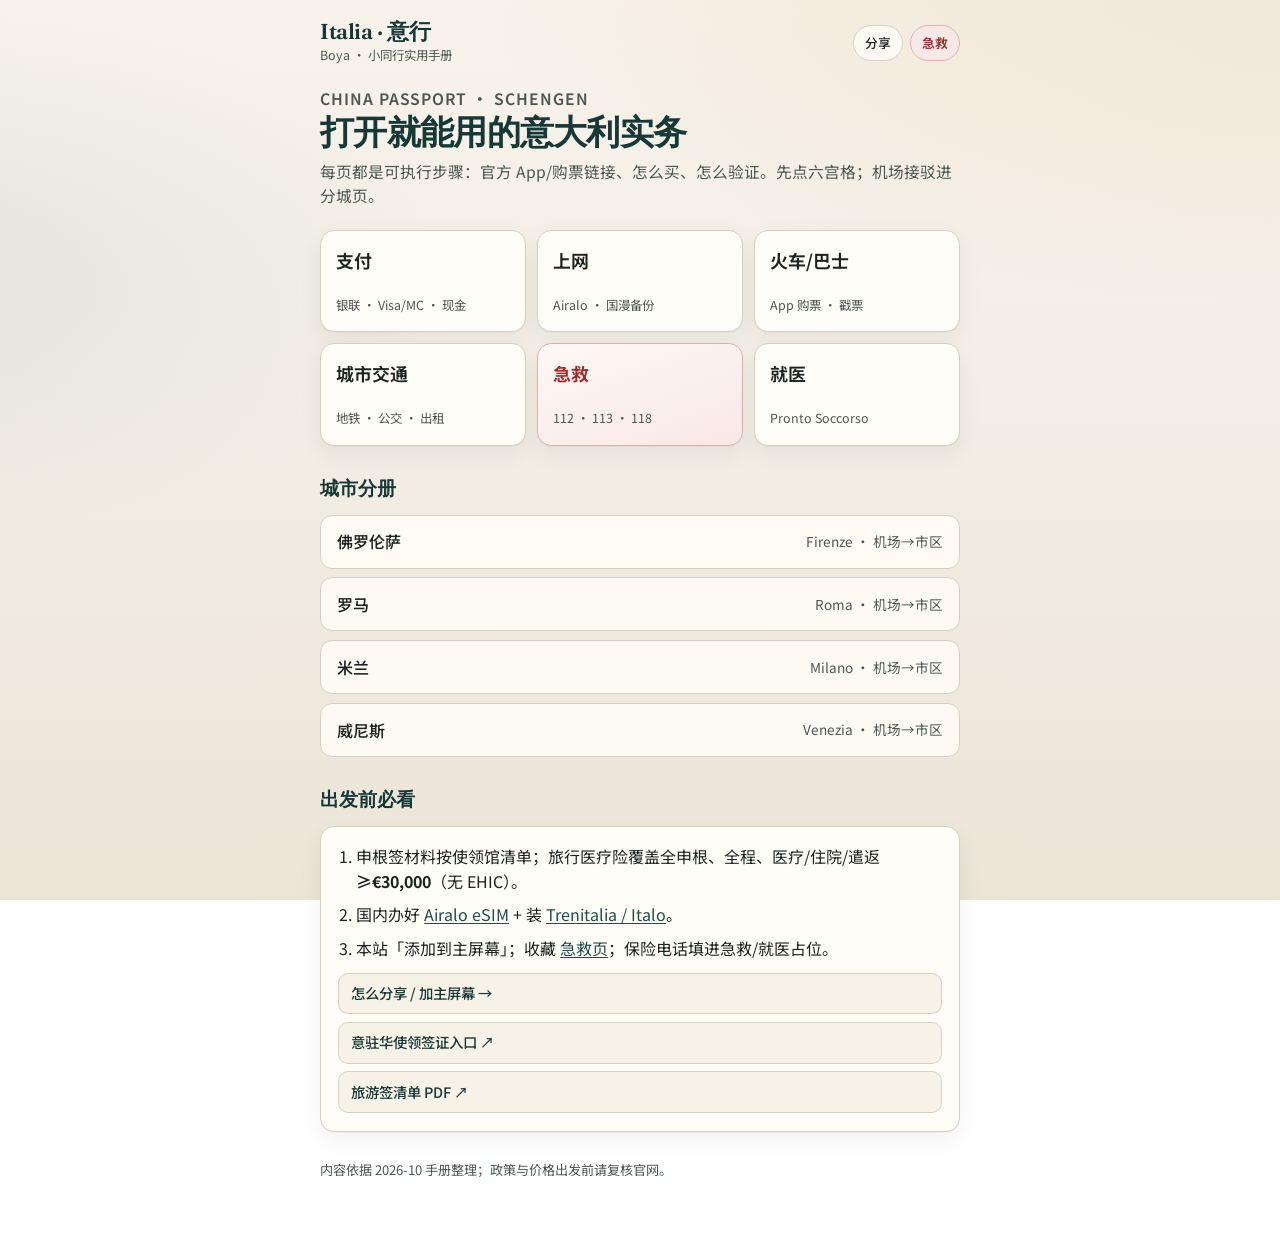
<file: index.html>
<!doctype html>
<html lang="zh-CN">
  <head>
    <meta charset="UTF-8" />
    <meta name="viewport" content="width=device-width, initial-scale=1, viewport-fit=cover" />
    <meta name="theme-color" content="#1f4d4a" />
    <meta name="description" content="意大利旅行实务手册：支付、上网、火车、城市交通、急救、就医" />
    <meta name="apple-mobile-web-app-capable" content="yes" />
    <meta name="apple-mobile-web-app-title" content="意行手册" />
    <link rel="manifest" href="./manifest.webmanifest" />
    <link rel="icon" href="./icons/icon.svg" type="image/svg+xml" />
    <link rel="apple-touch-icon" href="./icons/apple-touch-icon.png" />
    <link rel="preconnect" href="https://fonts.googleapis.com" />
    <link rel="preconnect" href="https://fonts.gstatic.com" crossorigin />
    <link href="https://fonts.googleapis.com/css2?family=Fraunces:opsz,wght@9..144,500;9..144,650&family=Manrope:wght@500;600;700&family=Noto+Sans+SC:wght@400;500;650;700&display=swap" rel="stylesheet" />
    <link rel="stylesheet" href="./src/styles.css" />
    <title>意大利旅行手册</title>
  </head>
  <body>
    <div class="wrap">
      <header class="topbar">
        <a class="brand" href="./index.html">
          <span class="brand-mark">Italia · 意行</span>
          <span class="brand-sub">Boya · 小同行实用手册</span>
        </a>
        <div class="top-actions">
          <a class="chip" href="./share.html">分享</a>
          <a class="chip chip-danger" href="./emergency.html">急救</a>
        </div>
      </header>

      <section class="hero">
        <p class="kicker">China passport · Schengen</p>
        <h1>打开就能用的意大利实务</h1>
        <p>每页都是可执行步骤：官方 App/购票链接、怎么买、怎么验证。先点六宫格；机场接驳进分城页。</p>
      </section>

      <nav class="grid-6" aria-label="六宫格">
        <a class="tile" href="./pay.html">
          <span class="tile-label">支付</span>
          <span class="tile-hint">银联 · Visa/MC · 现金</span>
        </a>
        <a class="tile" href="./internet.html">
          <span class="tile-label">上网</span>
          <span class="tile-hint">Airalo · 国漫备份</span>
        </a>
        <a class="tile" href="./train.html">
          <span class="tile-label">火车/巴士</span>
          <span class="tile-hint">App 购票 · 戳票</span>
        </a>
        <a class="tile" href="./transit.html">
          <span class="tile-label">城市交通</span>
          <span class="tile-hint">地铁 · 公交 · 出租</span>
        </a>
        <a class="tile tile-em" href="./emergency.html">
          <span class="tile-label">急救</span>
          <span class="tile-hint">112 · 113 · 118</span>
        </a>
        <a class="tile" href="./medical.html">
          <span class="tile-label">就医</span>
          <span class="tile-hint">Pronto Soccorso</span>
        </a>
      </nav>

      <section class="section">
        <h2>城市分册</h2>
        <div class="city-list">
          <a class="row-link" href="./city-florence.html">佛罗伦萨 <span>Firenze · 机场→市区</span></a>
          <a class="row-link" href="./city-rome.html">罗马 <span>Roma · 机场→市区</span></a>
          <a class="row-link" href="./city-milan.html">米兰 <span>Milano · 机场→市区</span></a>
          <a class="row-link" href="./city-venice.html">威尼斯 <span>Venezia · 机场→市区</span></a>
        </div>
      </section>

      <section class="section">
        <h2>出发前必看</h2>
        <div class="panel">
          <ol class="steps">
            <li>申根签材料按使领馆清单；旅行医疗险覆盖全申根、全程、医疗/住院/遣返 <strong>≥€30,000</strong>（无 EHIC）。</li>
            <li>国内办好 <a href="./internet.html">Airalo eSIM</a> + 装 <a href="./train.html">Trenitalia / Italo</a>。</li>
            <li>本站「添加到主屏幕」；收藏 <a href="./emergency.html">急救页</a>；保险电话填进急救/就医占位。</li>
          </ol>
          <div class="links">
            <a class="ext" href="./share.html">怎么分享 / 加主屏幕 →</a>
            <a class="ext" href="https://ambpechino.esteri.it/en/servizi-consolari-e-visti/servizi-per-il-cittadino-straniero/visti/" target="_blank" rel="noopener">意驻华使领签证入口 ↗</a>
            <a class="ext" href="https://consshanghai.esteri.it/wp-content/uploads/2024/05/CHECK-LIST-TOURISM-INDIVIDUAL-TRAVELLERS.pdf" target="_blank" rel="noopener">旅游签清单 PDF ↗</a>
          </div>
        </div>
      </section>

      <p class="note">内容依据 2026-10 手册整理；政策与价格出发前请复核官网。</p>
    </div>
    <script src="./src/main.js" defer></script>
  </body>
</html>
</file>
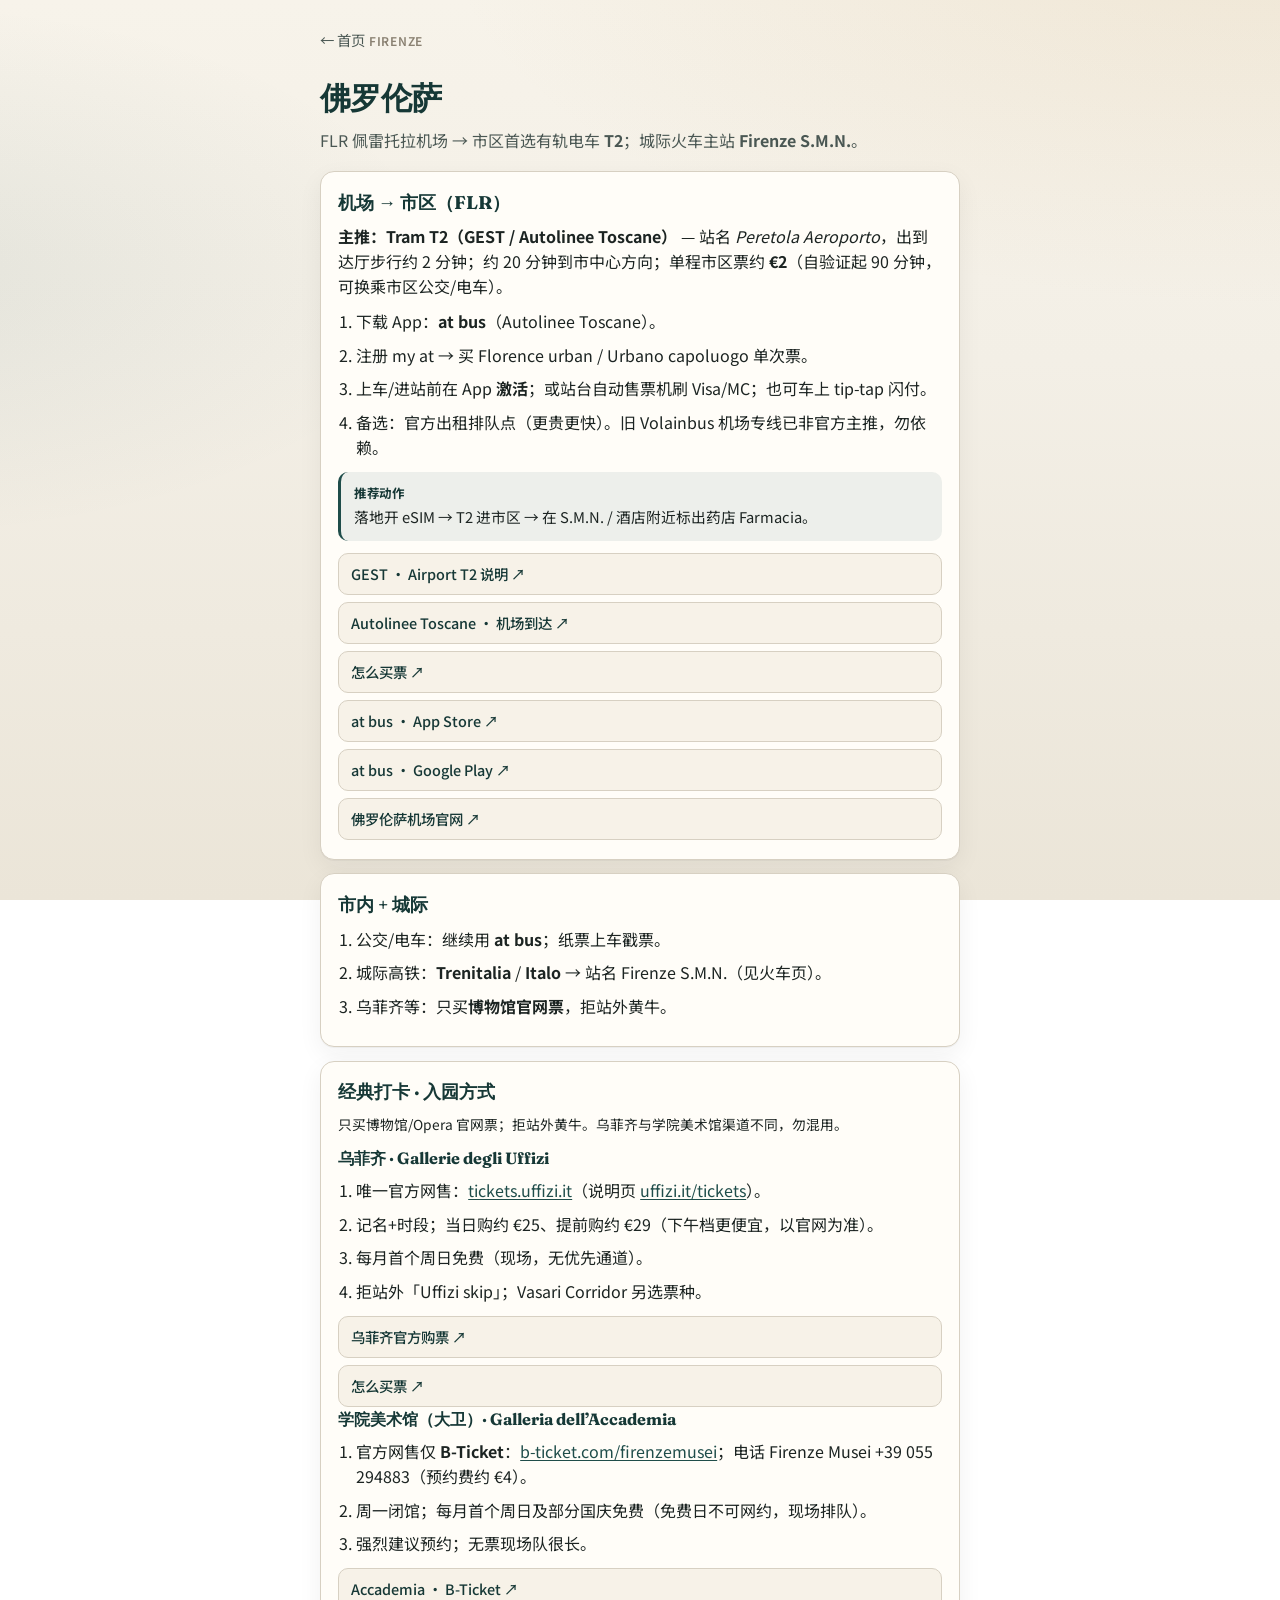
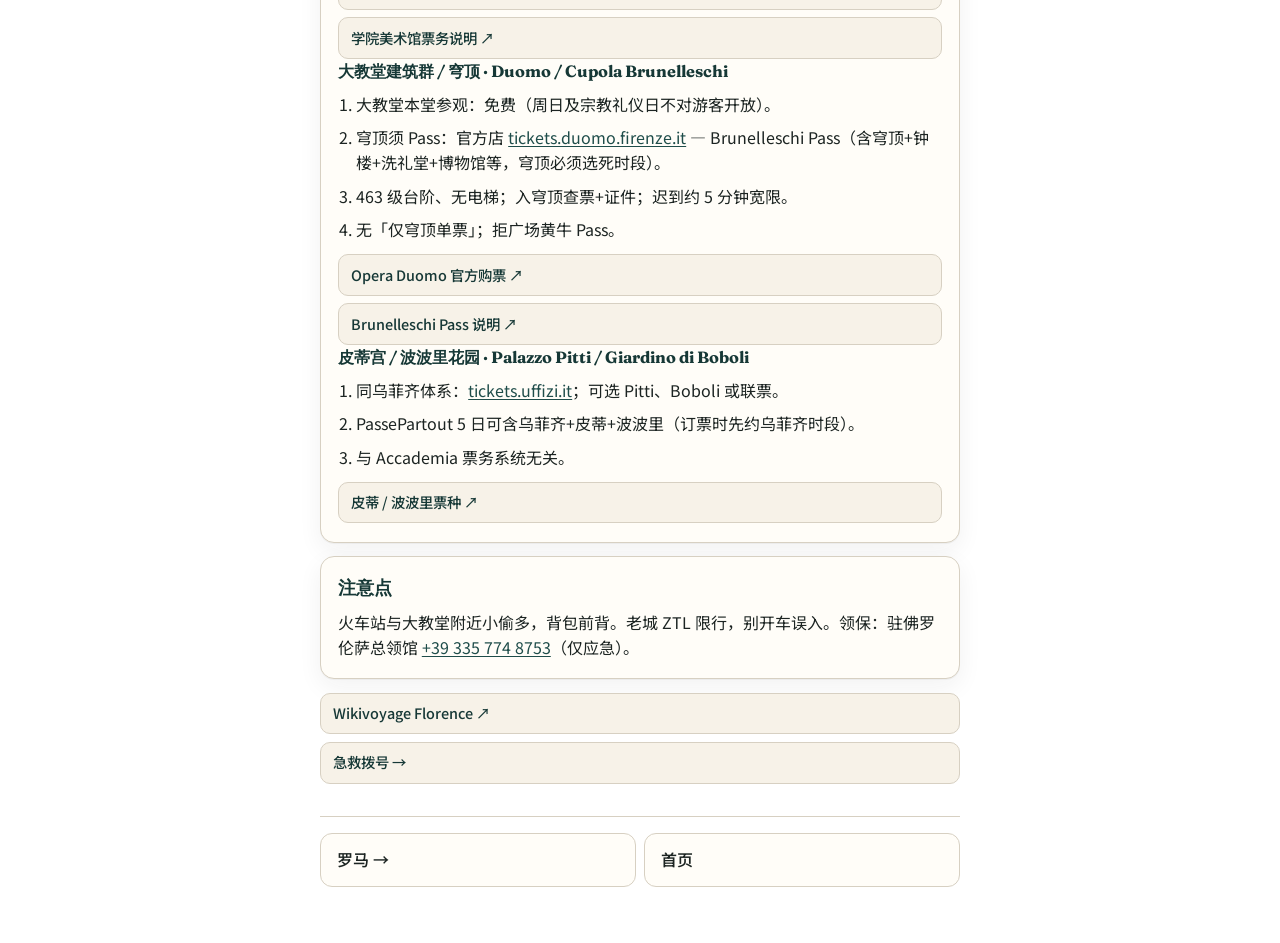
<file: city-florence.html>
<!doctype html>
<html lang="zh-CN">
  <head>
    <meta charset="UTF-8" />
    <meta name="viewport" content="width=device-width, initial-scale=1, viewport-fit=cover" />
    <meta name="theme-color" content="#1f4d4a" />
    <link rel="manifest" href="./manifest.webmanifest" />
    <link rel="icon" href="./icons/icon.svg" type="image/svg+xml" />
    <link rel="preconnect" href="https://fonts.googleapis.com" />
    <link rel="preconnect" href="https://fonts.gstatic.com" crossorigin />
    <link href="https://fonts.googleapis.com/css2?family=Fraunces:opsz,wght@9..144,500;9..144,650&family=Manrope:wght@500;600;700&family=Noto+Sans+SC:wght@400;500;650;700&display=swap" rel="stylesheet" />
    <title>佛罗伦萨 · 意大利旅行手册</title>
    <link rel="stylesheet" href="./src/styles.css" />
  </head>
  <body>
    <div class="wrap">
      <a class="back" href="./index.html">← 首页</a>
      <p class="kicker">Firenze</p>
      <h1 class="page-title">佛罗伦萨</h1>
      <p class="lede">FLR 佩雷托拉机场 → 市区首选有轨电车 <strong>T2</strong>；城际火车主站 <strong>Firenze S.M.N.</strong>。</p>

      <div class="panel">
        <h2>机场 → 市区（FLR）</h2>
        <p><strong>主推：Tram T2（GEST / Autolinee Toscane）</strong> — 站名 <em>Peretola Aeroporto</em>，出到达厅步行约 2 分钟；约 20 分钟到市中心方向；单程市区票约 <strong>€2</strong>（自验证起 90 分钟，可换乘市区公交/电车）。</p>
        <ol class="steps">
          <li>下载 App：<strong>at bus</strong>（Autolinee Toscane）。</li>
          <li>注册 my at → 买 Florence urban / Urbano capoluogo 单次票。</li>
          <li>上车/进站前在 App <strong>激活</strong>；或站台自动售票机刷 Visa/MC；也可车上 tip-tap 闪付。</li>
          <li>备选：官方出租排队点（更贵更快）。旧 Volainbus 机场专线已非官方主推，勿依赖。</li>
        </ol>
        <div class="action">
          <strong>推荐动作</strong>
          落地开 eSIM → T2 进市区 → 在 S.M.N. / 酒店附近标出药店 Farmacia。
        </div>
        <div class="links">
          <a class="ext" href="https://www.gestramvia.it/airport/?lang=en" target="_blank" rel="noopener">GEST · Airport T2 说明 ↗</a>
          <a class="ext" href="https://www.at-bus.it/en/destination-tuscany-arrival-and-departure" target="_blank" rel="noopener">Autolinee Toscane · 机场到达 ↗</a>
          <a class="ext" href="https://www.at-bus.it/en/howtopurchase" target="_blank" rel="noopener">怎么买票 ↗</a>
          <a class="ext" href="https://apps.apple.com/app/at-bus/id1636455849" target="_blank" rel="noopener">at bus · App Store ↗</a>
          <a class="ext" href="https://play.google.com/store/apps/details?id=com.ratp.toscane" target="_blank" rel="noopener">at bus · Google Play ↗</a>
          <a class="ext" href="https://www.aeroporto.firenze.it/" target="_blank" rel="noopener">佛罗伦萨机场官网 ↗</a>
        </div>
      </div>

      <div class="panel">
        <h2>市内 + 城际</h2>
        <ol class="steps">
          <li>公交/电车：继续用 <strong>at bus</strong>；纸票上车戳票。</li>
          <li>城际高铁：<strong>Trenitalia</strong> / <strong>Italo</strong> → 站名 Firenze S.M.N.（见火车页）。</li>
          <li>乌菲齐等：只买<strong>博物馆官网票</strong>，拒站外黄牛。</li>
        </ol>
      </div>

      <div class="panel">
        <h2>经典打卡 · 入园方式</h2>
        <p class="meta">只买博物馆/Opera 官网票；拒站外黄牛。乌菲齐与学院美术馆渠道不同，勿混用。</p>

        <h3>乌菲齐 · Gallerie degli Uffizi</h3>
        <ol class="steps">
          <li>唯一官方网售：<a href="https://tickets.uffizi.it" target="_blank" rel="noopener">tickets.uffizi.it</a>（说明页 <a href="https://www.uffizi.it/en/tickets" target="_blank" rel="noopener">uffizi.it/tickets</a>）。</li>
          <li>记名+时段；当日购约 €25、提前购约 €29（下午档更便宜，以官网为准）。</li>
          <li>每月首个周日免费（现场，无优先通道）。</li>
          <li>拒站外「Uffizi skip」；Vasari Corridor 另选票种。</li>
        </ol>
        <div class="links">
          <a class="ext" href="https://tickets.uffizi.it" target="_blank" rel="noopener">乌菲齐官方购票 ↗</a>
          <a class="ext" href="https://www.uffizi.it/en/pages/how-to-purchase-tickets" target="_blank" rel="noopener">怎么买票 ↗</a>
        </div>

        <h3>学院美术馆（大卫）· Galleria dell’Accademia</h3>
        <ol class="steps">
          <li>官方网售仅 <strong>B-Ticket</strong>：<a href="https://www.b-ticket.com/b-Ticket/firenzemusei/" target="_blank" rel="noopener">b-ticket.com/firenzemusei</a>；电话 Firenze Musei +39 055 294883（预约费约 €4）。</li>
          <li>周一闭馆；每月首个周日及部分国庆免费（免费日不可网约，现场排队）。</li>
          <li>强烈建议预约；无票现场队很长。</li>
        </ol>
        <div class="links">
          <a class="ext" href="https://www.b-ticket.com/b-Ticket/firenzemusei/" target="_blank" rel="noopener">Accademia · B-Ticket ↗</a>
          <a class="ext" href="https://www.galleriaaccademiafirenze.it/en/tickets/" target="_blank" rel="noopener">学院美术馆票务说明 ↗</a>
        </div>

        <h3>大教堂建筑群 / 穹顶 · Duomo / Cupola Brunelleschi</h3>
        <ol class="steps">
          <li>大教堂本堂参观：免费（周日及宗教礼仪日不对游客开放）。</li>
          <li>穹顶须 Pass：官方店 <a href="https://tickets.duomo.firenze.it/en/" target="_blank" rel="noopener">tickets.duomo.firenze.it</a> — Brunelleschi Pass（含穹顶+钟楼+洗礼堂+博物馆等，穹顶必须选死时段）。</li>
          <li>463 级台阶、无电梯；入穹顶查票+证件；迟到约 5 分钟宽限。</li>
          <li>无「仅穹顶单票」；拒广场黄牛 Pass。</li>
        </ol>
        <div class="links">
          <a class="ext" href="https://tickets.duomo.firenze.it/en/" target="_blank" rel="noopener">Opera Duomo 官方购票 ↗</a>
          <a class="ext" href="https://duomo.firenze.it/en/720/brunelleschi-pass" target="_blank" rel="noopener">Brunelleschi Pass 说明 ↗</a>
        </div>

        <h3>皮蒂宫 / 波波里花园 · Palazzo Pitti / Giardino di Boboli</h3>
        <ol class="steps">
          <li>同乌菲齐体系：<a href="https://tickets.uffizi.it" target="_blank" rel="noopener">tickets.uffizi.it</a>；可选 Pitti、Boboli 或联票。</li>
          <li>PassePartout 5 日可含乌菲齐+皮蒂+波波里（订票时先约乌菲齐时段）。</li>
          <li>与 Accademia 票务系统无关。</li>
        </ol>
        <div class="links">
          <a class="ext" href="https://www.uffizi.it/en/tickets" target="_blank" rel="noopener">皮蒂 / 波波里票种 ↗</a>
        </div>
      </div>

      <div class="panel">
        <h2>注意点</h2>
        <p>火车站与大教堂附近小偷多，背包前背。老城 ZTL 限行，别开车误入。领保：驻佛罗伦萨总领馆 <a href="tel:+393357748753">+39 335 774 8753</a>（仅应急）。</p>
      </div>

      <div class="links">
        <a class="ext" href="https://en.wikivoyage.org/wiki/Florence" target="_blank" rel="noopener">Wikivoyage Florence ↗</a>
        <a class="ext" href="./emergency.html">急救拨号 →</a>
      </div>

      <nav class="footer-nav">
        <a class="row-link" href="./city-rome.html">罗马 →</a>
        <a class="row-link" href="./index.html">首页</a>
      </nav>
    </div>
    <script src="./src/main.js" defer></script>
  </body>
</html>
</file>
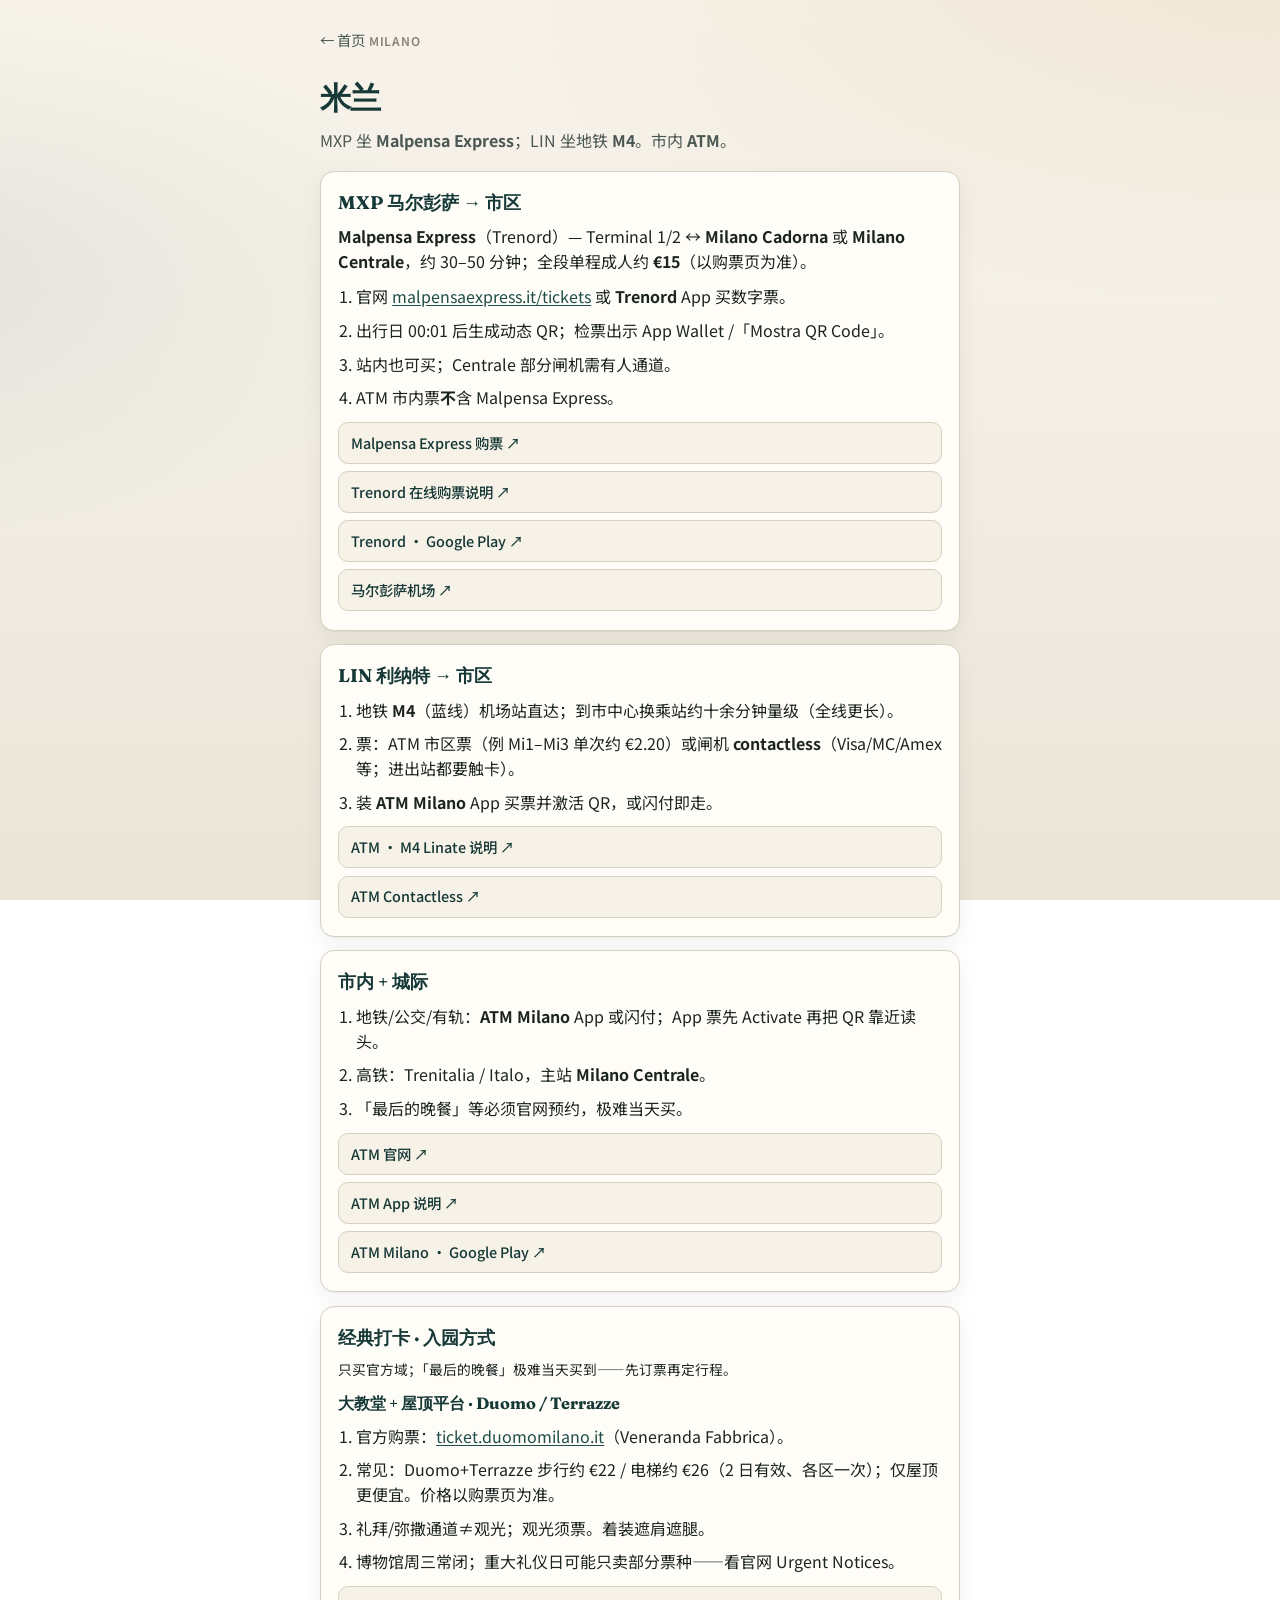
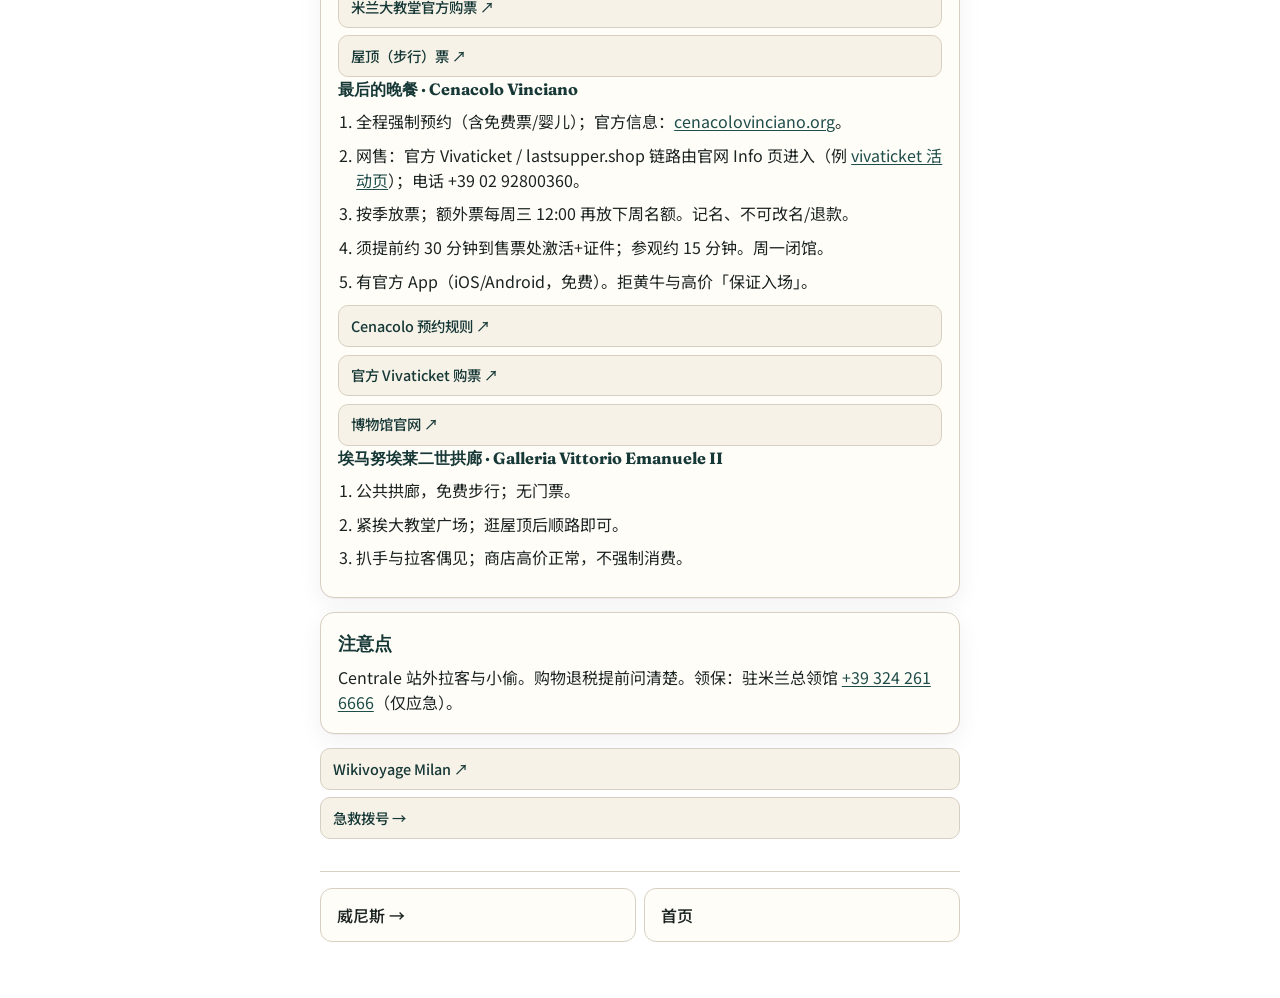
<file: city-milan.html>
<!doctype html>
<html lang="zh-CN">
  <head>
    <meta charset="UTF-8" />
    <meta name="viewport" content="width=device-width, initial-scale=1, viewport-fit=cover" />
    <meta name="theme-color" content="#1f4d4a" />
    <link rel="manifest" href="./manifest.webmanifest" />
    <link rel="icon" href="./icons/icon.svg" type="image/svg+xml" />
    <link rel="preconnect" href="https://fonts.googleapis.com" />
    <link rel="preconnect" href="https://fonts.gstatic.com" crossorigin />
    <link href="https://fonts.googleapis.com/css2?family=Fraunces:opsz,wght@9..144,500;9..144,650&family=Manrope:wght@500;600;700&family=Noto+Sans+SC:wght@400;500;650;700&display=swap" rel="stylesheet" />
    <title>米兰 · 意大利旅行手册</title>
    <link rel="stylesheet" href="./src/styles.css" />
  </head>
  <body>
    <div class="wrap">
      <a class="back" href="./index.html">← 首页</a>
      <p class="kicker">Milano</p>
      <h1 class="page-title">米兰</h1>
      <p class="lede">MXP 坐 <strong>Malpensa Express</strong>；LIN 坐地铁 <strong>M4</strong>。市内 <strong>ATM</strong>。</p>

      <div class="panel">
        <h2>MXP 马尔彭萨 → 市区</h2>
        <p><strong>Malpensa Express</strong>（Trenord）— Terminal 1/2 ↔ <strong>Milano Cadorna</strong> 或 <strong>Milano Centrale</strong>，约 30–50 分钟；全段单程成人约 <strong>€15</strong>（以购票页为准）。</p>
        <ol class="steps">
          <li>官网 <a href="https://www.malpensaexpress.it/en/tickets/" target="_blank" rel="noopener">malpensaexpress.it/tickets</a> 或 <strong>Trenord</strong> App 买数字票。</li>
          <li>出行日 00:01 后生成动态 QR；检票出示 App Wallet /「Mostra QR Code」。</li>
          <li>站内也可买；Centrale 部分闸机需有人通道。</li>
          <li>ATM 市内票<strong>不</strong>含 Malpensa Express。</li>
        </ol>
        <div class="links">
          <a class="ext" href="https://www.malpensaexpress.it/en/tickets/" target="_blank" rel="noopener">Malpensa Express 购票 ↗</a>
          <a class="ext" href="https://www.trenord.it/en/biglietti/dove-acquistare/acquista-online/" target="_blank" rel="noopener">Trenord 在线购票说明 ↗</a>
          <a class="ext" href="https://play.google.com/store/apps/details?id=it.nordcom.app" target="_blank" rel="noopener">Trenord · Google Play ↗</a>
          <a class="ext" href="https://www.milanomalpensa-airport.com/" target="_blank" rel="noopener">马尔彭萨机场 ↗</a>
        </div>
      </div>

      <div class="panel">
        <h2>LIN 利纳特 → 市区</h2>
        <ol class="steps">
          <li>地铁 <strong>M4</strong>（蓝线）机场站直达；到市中心换乘站约十余分钟量级（全线更长）。</li>
          <li>票：ATM 市区票（例 Mi1–Mi3 单次约 €2.20）或闸机 <strong>contactless</strong>（Visa/MC/Amex 等；进出站都要触卡）。</li>
          <li>装 <strong>ATM Milano</strong> App 买票并激活 QR，或闪付即走。</li>
        </ol>
        <div class="links">
          <a class="ext" href="https://www.atm.it/en/ViaggiaConNoi/InfoTraffico/Pages/M4passengerserviceinformation2.aspx" target="_blank" rel="noopener">ATM · M4 Linate 说明 ↗</a>
          <a class="ext" href="https://www.atm.it/en/ViaggiaConNoi/Biglietti/Pages/contactless_cards_metro.aspx" target="_blank" rel="noopener">ATM Contactless ↗</a>
        </div>
      </div>

      <div class="panel">
        <h2>市内 + 城际</h2>
        <ol class="steps">
          <li>地铁/公交/有轨：<strong>ATM Milano</strong> App 或闪付；App 票先 Activate 再把 QR 靠近读头。</li>
          <li>高铁：Trenitalia / Italo，主站 <strong>Milano Centrale</strong>。</li>
          <li>「最后的晚餐」等必须官网预约，极难当天买。</li>
        </ol>
        <div class="links">
          <a class="ext" href="https://www.atm.it/" target="_blank" rel="noopener">ATM 官网 ↗</a>
          <a class="ext" href="https://www.atm.it/en/ViaggiaConNoi/pagamenti_servizi_digitali/Pages/ATMMobile.aspx" target="_blank" rel="noopener">ATM App 说明 ↗</a>
          <a class="ext" href="https://play.google.com/store/apps/details?id=it.atm.appmobile" target="_blank" rel="noopener">ATM Milano · Google Play ↗</a>
        </div>
      </div>

      <div class="panel">
        <h2>经典打卡 · 入园方式</h2>
        <p class="meta">只买官方域；「最后的晚餐」极难当天买到——先订票再定行程。</p>

        <h3>大教堂 + 屋顶平台 · Duomo / Terrazze</h3>
        <ol class="steps">
          <li>官方购票：<a href="https://ticket.duomomilano.it/en/" target="_blank" rel="noopener">ticket.duomomilano.it</a>（Veneranda Fabbrica）。</li>
          <li>常见：Duomo+Terrazze 步行约 €22 / 电梯约 €26（2 日有效、各区一次）；仅屋顶更便宜。价格以购票页为准。</li>
          <li>礼拜/弥撒通道≠观光；观光须票。着装遮肩遮腿。</li>
          <li>博物馆周三常闭；重大礼仪日可能只卖部分票种——看官网 Urgent Notices。</li>
        </ol>
        <div class="links">
          <a class="ext" href="https://ticket.duomomilano.it/en/" target="_blank" rel="noopener">米兰大教堂官方购票 ↗</a>
          <a class="ext" href="https://ticket.duomomilano.it/en/eventi/terrazze-salita-a-piedi/" target="_blank" rel="noopener">屋顶（步行）票 ↗</a>
        </div>

        <h3>最后的晚餐 · Cenacolo Vinciano</h3>
        <ol class="steps">
          <li>全程强制预约（含免费票/婴儿）；官方信息：<a href="https://cenacolovinciano.org/en/info/" target="_blank" rel="noopener">cenacolovinciano.org</a>。</li>
          <li>网售：官方 Vivaticket / lastsupper.shop 链路由官网 Info 页进入（例 <a href="https://cenacolovinciano.vivaticket.it/en/event/cenacolo-vinciano/151991" target="_blank" rel="noopener">vivaticket 活动页</a>）；电话 +39 02 92800360。</li>
          <li>按季放票；额外票每周三 12:00 再放下周名额。记名、不可改名/退款。</li>
          <li>须提前约 30 分钟到售票处激活+证件；参观约 15 分钟。周一闭馆。</li>
          <li>有官方 App（iOS/Android，免费）。拒黄牛与高价「保证入场」。</li>
        </ol>
        <div class="links">
          <a class="ext" href="https://cenacolovinciano.org/en/info/" target="_blank" rel="noopener">Cenacolo 预约规则 ↗</a>
          <a class="ext" href="https://cenacolovinciano.vivaticket.it/en/event/cenacolo-vinciano/151991" target="_blank" rel="noopener">官方 Vivaticket 购票 ↗</a>
          <a class="ext" href="https://cenacolovinciano.org/en/" target="_blank" rel="noopener">博物馆官网 ↗</a>
        </div>

        <h3>埃马努埃莱二世拱廊 · Galleria Vittorio Emanuele II</h3>
        <ol class="steps">
          <li>公共拱廊，免费步行；无门票。</li>
          <li>紧挨大教堂广场；逛屋顶后顺路即可。</li>
          <li>扒手与拉客偶见；商店高价正常，不强制消费。</li>
        </ol>
      </div>

      <div class="panel">
        <h2>注意点</h2>
        <p>Centrale 站外拉客与小偷。购物退税提前问清楚。领保：驻米兰总领馆 <a href="tel:+393242616666">+39 324 261 6666</a>（仅应急）。</p>
      </div>

      <div class="links">
        <a class="ext" href="https://en.wikivoyage.org/wiki/Milan" target="_blank" rel="noopener">Wikivoyage Milan ↗</a>
        <a class="ext" href="./emergency.html">急救拨号 →</a>
      </div>

      <nav class="footer-nav">
        <a class="row-link" href="./city-venice.html">威尼斯 →</a>
        <a class="row-link" href="./index.html">首页</a>
      </nav>
    </div>
    <script src="./src/main.js" defer></script>
  </body>
</html>
</file>
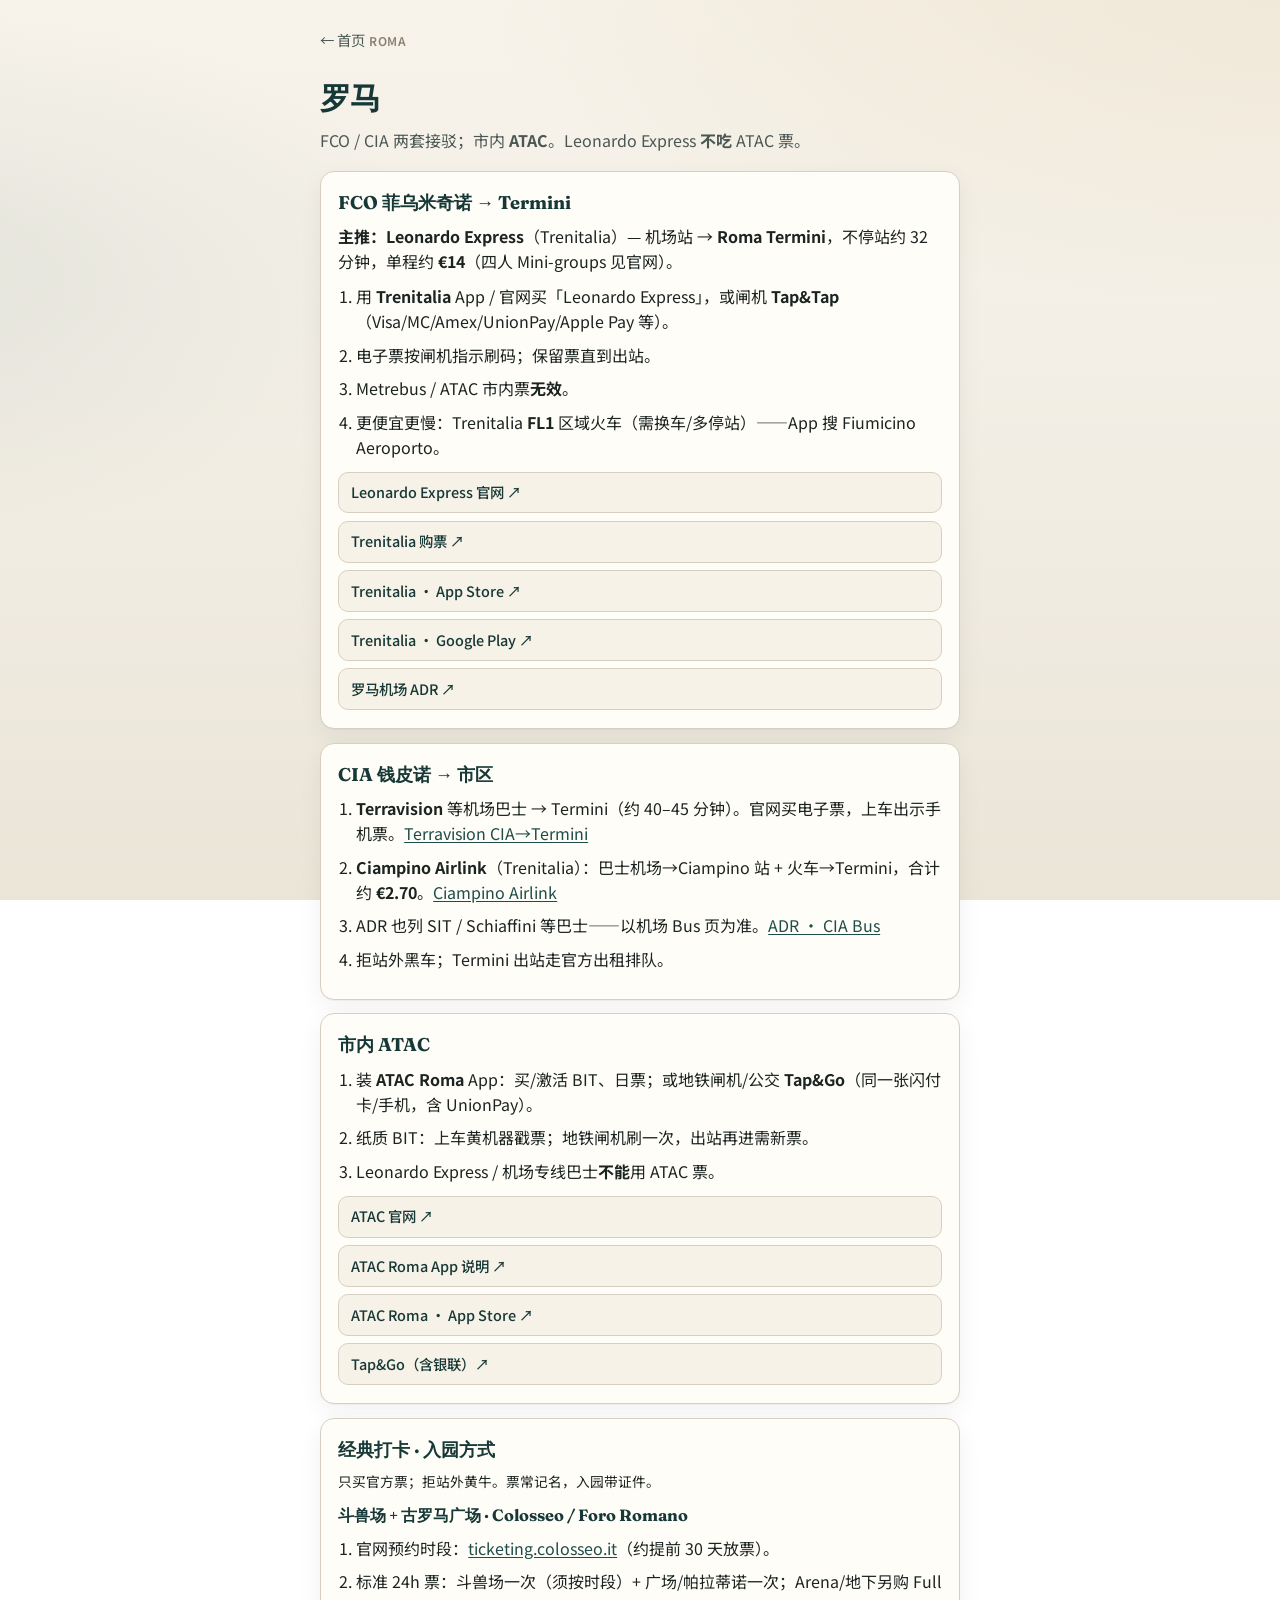
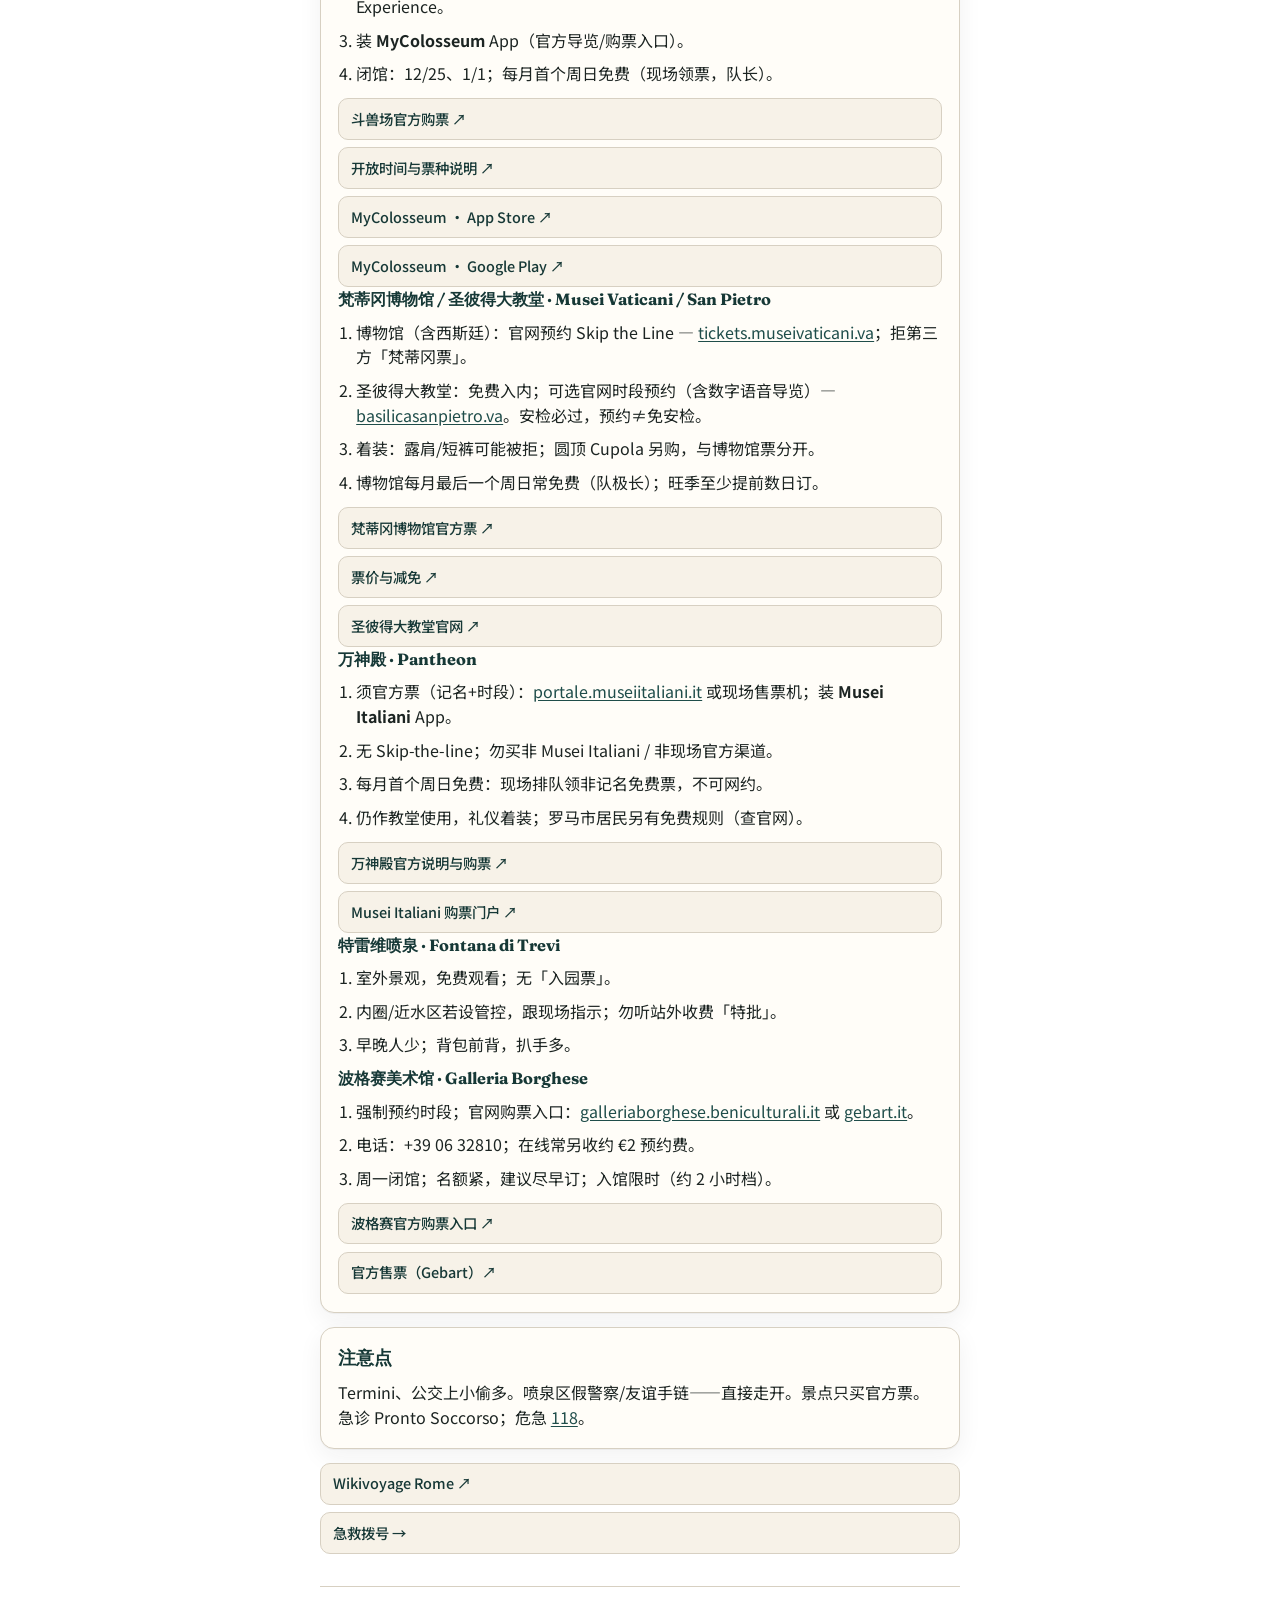
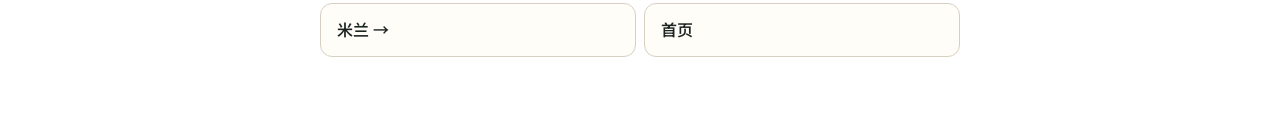
<file: city-rome.html>
<!doctype html>
<html lang="zh-CN">
  <head>
    <meta charset="UTF-8" />
    <meta name="viewport" content="width=device-width, initial-scale=1, viewport-fit=cover" />
    <meta name="theme-color" content="#1f4d4a" />
    <link rel="manifest" href="./manifest.webmanifest" />
    <link rel="icon" href="./icons/icon.svg" type="image/svg+xml" />
    <link rel="preconnect" href="https://fonts.googleapis.com" />
    <link rel="preconnect" href="https://fonts.gstatic.com" crossorigin />
    <link href="https://fonts.googleapis.com/css2?family=Fraunces:opsz,wght@9..144,500;9..144,650&family=Manrope:wght@500;600;700&family=Noto+Sans+SC:wght@400;500;650;700&display=swap" rel="stylesheet" />
    <title>罗马 · 意大利旅行手册</title>
    <link rel="stylesheet" href="./src/styles.css" />
  </head>
  <body>
    <div class="wrap">
      <a class="back" href="./index.html">← 首页</a>
      <p class="kicker">Roma</p>
      <h1 class="page-title">罗马</h1>
      <p class="lede">FCO / CIA 两套接驳；市内 <strong>ATAC</strong>。Leonardo Express <strong>不吃</strong> ATAC 票。</p>

      <div class="panel">
        <h2>FCO 菲乌米奇诺 → Termini</h2>
        <p><strong>主推：Leonardo Express</strong>（Trenitalia）— 机场站 → <strong>Roma Termini</strong>，不停站约 32 分钟，单程约 <strong>€14</strong>（四人 Mini-groups 见官网）。</p>
        <ol class="steps">
          <li>用 <strong>Trenitalia</strong> App / 官网买「Leonardo Express」，或闸机 <strong>Tap&amp;Tap</strong>（Visa/MC/Amex/UnionPay/Apple Pay 等）。</li>
          <li>电子票按闸机指示刷码；保留票直到出站。</li>
          <li>Metrebus / ATAC 市内票<strong>无效</strong>。</li>
          <li>更便宜更慢：Trenitalia <strong>FL1</strong> 区域火车（需换车/多停站）——App 搜 Fiumicino Aeroporto。</li>
        </ol>
        <div class="links">
          <a class="ext" href="https://www.trenitalia.com/en/connections/leonardo-express.html" target="_blank" rel="noopener">Leonardo Express 官网 ↗</a>
          <a class="ext" href="https://www.trenitalia.com" target="_blank" rel="noopener">Trenitalia 购票 ↗</a>
          <a class="ext" href="https://apps.apple.com/app/trenitalia/id331050847" target="_blank" rel="noopener">Trenitalia · App Store ↗</a>
          <a class="ext" href="https://play.google.com/store/apps/details?id=com.lynxspa.prontotreno" target="_blank" rel="noopener">Trenitalia · Google Play ↗</a>
          <a class="ext" href="https://www.adr.it/web/aeroporti-di-roma-en/" target="_blank" rel="noopener">罗马机场 ADR ↗</a>
        </div>
      </div>

      <div class="panel">
        <h2>CIA 钱皮诺 → 市区</h2>
        <ol class="steps">
          <li><strong>Terravision</strong> 等机场巴士 → Termini（约 40–45 分钟）。官网买电子票，上车出示手机票。<a href="https://www.terravision.eu/airport_transfer/bus-ciampino-airport-rome/" target="_blank" rel="noopener">Terravision CIA→Termini</a></li>
          <li><strong>Ciampino Airlink</strong>（Trenitalia）：巴士机场→Ciampino 站 + 火车→Termini，合计约 <strong>€2.70</strong>。<a href="https://www.trenitalia.com/en/connections/ciampino-airlink.html" target="_blank" rel="noopener">Ciampino Airlink</a></li>
          <li>ADR 也列 SIT / Schiaffini 等巴士——以机场 Bus 页为准。<a href="https://www.adr.it/web/aeroporti-di-roma-en/pax-cia-bus" target="_blank" rel="noopener">ADR · CIA Bus</a></li>
          <li>拒站外黑车；Termini 出站走官方出租排队。</li>
        </ol>
      </div>

      <div class="panel">
        <h2>市内 ATAC</h2>
        <ol class="steps">
          <li>装 <strong>ATAC Roma</strong> App：买/激活 BIT、日票；或地铁闸机/公交 <strong>Tap&amp;Go</strong>（同一张闪付卡/手机，含 UnionPay）。</li>
          <li>纸质 BIT：上车黄机器戳票；地铁闸机刷一次，出站再进需新票。</li>
          <li>Leonardo Express / 机场专线巴士<strong>不能</strong>用 ATAC 票。</li>
        </ol>
        <div class="links">
          <a class="ext" href="https://www.atac.roma.it/" target="_blank" rel="noopener">ATAC 官网 ↗</a>
          <a class="ext" href="https://atac.roma.it/en/tickets-and-passes/atac-roma-app" target="_blank" rel="noopener">ATAC Roma App 说明 ↗</a>
          <a class="ext" href="https://apps.apple.com/app/atac-roma/id1544302659" target="_blank" rel="noopener">ATAC Roma · App Store ↗</a>
          <a class="ext" href="https://atac.roma.it/en/tickets-and-passes/tap-go" target="_blank" rel="noopener">Tap&amp;Go（含银联）↗</a>
        </div>
      </div>

      <div class="panel">
        <h2>经典打卡 · 入园方式</h2>
        <p class="meta">只买官方票；拒站外黄牛。票常记名，入园带证件。</p>

        <h3>斗兽场 + 古罗马广场 · Colosseo / Foro Romano</h3>
        <ol class="steps">
          <li>官网预约时段：<a href="https://ticketing.colosseo.it/en" target="_blank" rel="noopener">ticketing.colosseo.it</a>（约提前 30 天放票）。</li>
          <li>标准 24h 票：斗兽场一次（须按时段）+ 广场/帕拉蒂诺一次；Arena/地下另购 Full Experience。</li>
          <li>装 <strong>MyColosseum</strong> App（官方导览/购票入口）。</li>
          <li>闭馆：12/25、1/1；每月首个周日免费（现场领票，队长）。</li>
        </ol>
        <div class="links">
          <a class="ext" href="https://ticketing.colosseo.it/en" target="_blank" rel="noopener">斗兽场官方购票 ↗</a>
          <a class="ext" href="https://colosseo.it/en/opening-times-and-tickets/" target="_blank" rel="noopener">开放时间与票种说明 ↗</a>
          <a class="ext" href="https://apps.apple.com/app/mycolosseum/id6467397036" target="_blank" rel="noopener">MyColosseum · App Store ↗</a>
          <a class="ext" href="https://play.google.com/store/apps/details?id=it.parcocolosseo.mycolosseum" target="_blank" rel="noopener">MyColosseum · Google Play ↗</a>
        </div>

        <h3>梵蒂冈博物馆 / 圣彼得大教堂 · Musei Vaticani / San Pietro</h3>
        <ol class="steps">
          <li>博物馆（含西斯廷）：官网预约 Skip the Line — <a href="https://tickets.museivaticani.va/home/calendar/visit/Biglietti-Musei/" target="_blank" rel="noopener">tickets.museivaticani.va</a>；拒第三方「梵蒂冈票」。</li>
          <li>圣彼得大教堂：免费入内；可选官网时段预约（含数字语音导览）— <a href="https://www.basilicasanpietro.va/en/" target="_blank" rel="noopener">basilicasanpietro.va</a>。安检必过，预约≠免安检。</li>
          <li>着装：露肩/短裤可能被拒；圆顶 Cupola 另购，与博物馆票分开。</li>
          <li>博物馆每月最后一个周日常免费（队极长）；旺季至少提前数日订。</li>
        </ol>
        <div class="links">
          <a class="ext" href="https://tickets.museivaticani.va/home/calendar/visit/Biglietti-Musei/" target="_blank" rel="noopener">梵蒂冈博物馆官方票 ↗</a>
          <a class="ext" href="https://www.museivaticani.va/content/museivaticani/en/organizza-visita/tariffe-e-biglietti.html" target="_blank" rel="noopener">票价与减免 ↗</a>
          <a class="ext" href="https://www.basilicasanpietro.va/en/" target="_blank" rel="noopener">圣彼得大教堂官网 ↗</a>
        </div>

        <h3>万神殿 · Pantheon</h3>
        <ol class="steps">
          <li>须官方票（记名+时段）：<a href="https://portale.museiitaliani.it" target="_blank" rel="noopener">portale.museiitaliani.it</a> 或现场售票机；装 <strong>Musei Italiani</strong> App。</li>
          <li>无 Skip-the-line；勿买非 Musei Italiani / 非现场官方渠道。</li>
          <li>每月首个周日免费：现场排队领非记名免费票，不可网约。</li>
          <li>仍作教堂使用，礼仪着装；罗马市居民另有免费规则（查官网）。</li>
        </ol>
        <div class="links">
          <a class="ext" href="https://direzionemuseiroma.cultura.gov.it/en/pantheon/" target="_blank" rel="noopener">万神殿官方说明与购票 ↗</a>
          <a class="ext" href="https://portale.museiitaliani.it" target="_blank" rel="noopener">Musei Italiani 购票门户 ↗</a>
        </div>

        <h3>特雷维喷泉 · Fontana di Trevi</h3>
        <ol class="steps">
          <li>室外景观，免费观看；无「入园票」。</li>
          <li>内圈/近水区若设管控，跟现场指示；勿听站外收费「特批」。</li>
          <li>早晚人少；背包前背，扒手多。</li>
        </ol>

        <h3>波格赛美术馆 · Galleria Borghese</h3>
        <ol class="steps">
          <li>强制预约时段；官网购票入口：<a href="https://galleriaborghese.beniculturali.it/en/acquista/" target="_blank" rel="noopener">galleriaborghese.beniculturali.it</a> 或 <a href="https://www.gebart.it/musei/galleria-borghese/" target="_blank" rel="noopener">gebart.it</a>。</li>
          <li>电话：+39 06 32810；在线常另收约 €2 预约费。</li>
          <li>周一闭馆；名额紧，建议尽早订；入馆限时（约 2 小时档）。</li>
        </ol>
        <div class="links">
          <a class="ext" href="https://galleriaborghese.beniculturali.it/en/acquista/" target="_blank" rel="noopener">波格赛官方购票入口 ↗</a>
          <a class="ext" href="https://www.gebart.it/musei/galleria-borghese/" target="_blank" rel="noopener">官方售票（Gebart）↗</a>
        </div>
      </div>

      <div class="panel">
        <h2>注意点</h2>
        <p>Termini、公交上小偷多。喷泉区假警察/友谊手链——直接走开。景点只买官方票。急诊 Pronto Soccorso；危急 <a href="tel:118">118</a>。</p>
      </div>

      <div class="links">
        <a class="ext" href="https://en.wikivoyage.org/wiki/Rome" target="_blank" rel="noopener">Wikivoyage Rome ↗</a>
        <a class="ext" href="./emergency.html">急救拨号 →</a>
      </div>

      <nav class="footer-nav">
        <a class="row-link" href="./city-milan.html">米兰 →</a>
        <a class="row-link" href="./index.html">首页</a>
      </nav>
    </div>
    <script src="./src/main.js" defer></script>
  </body>
</html>
</file>
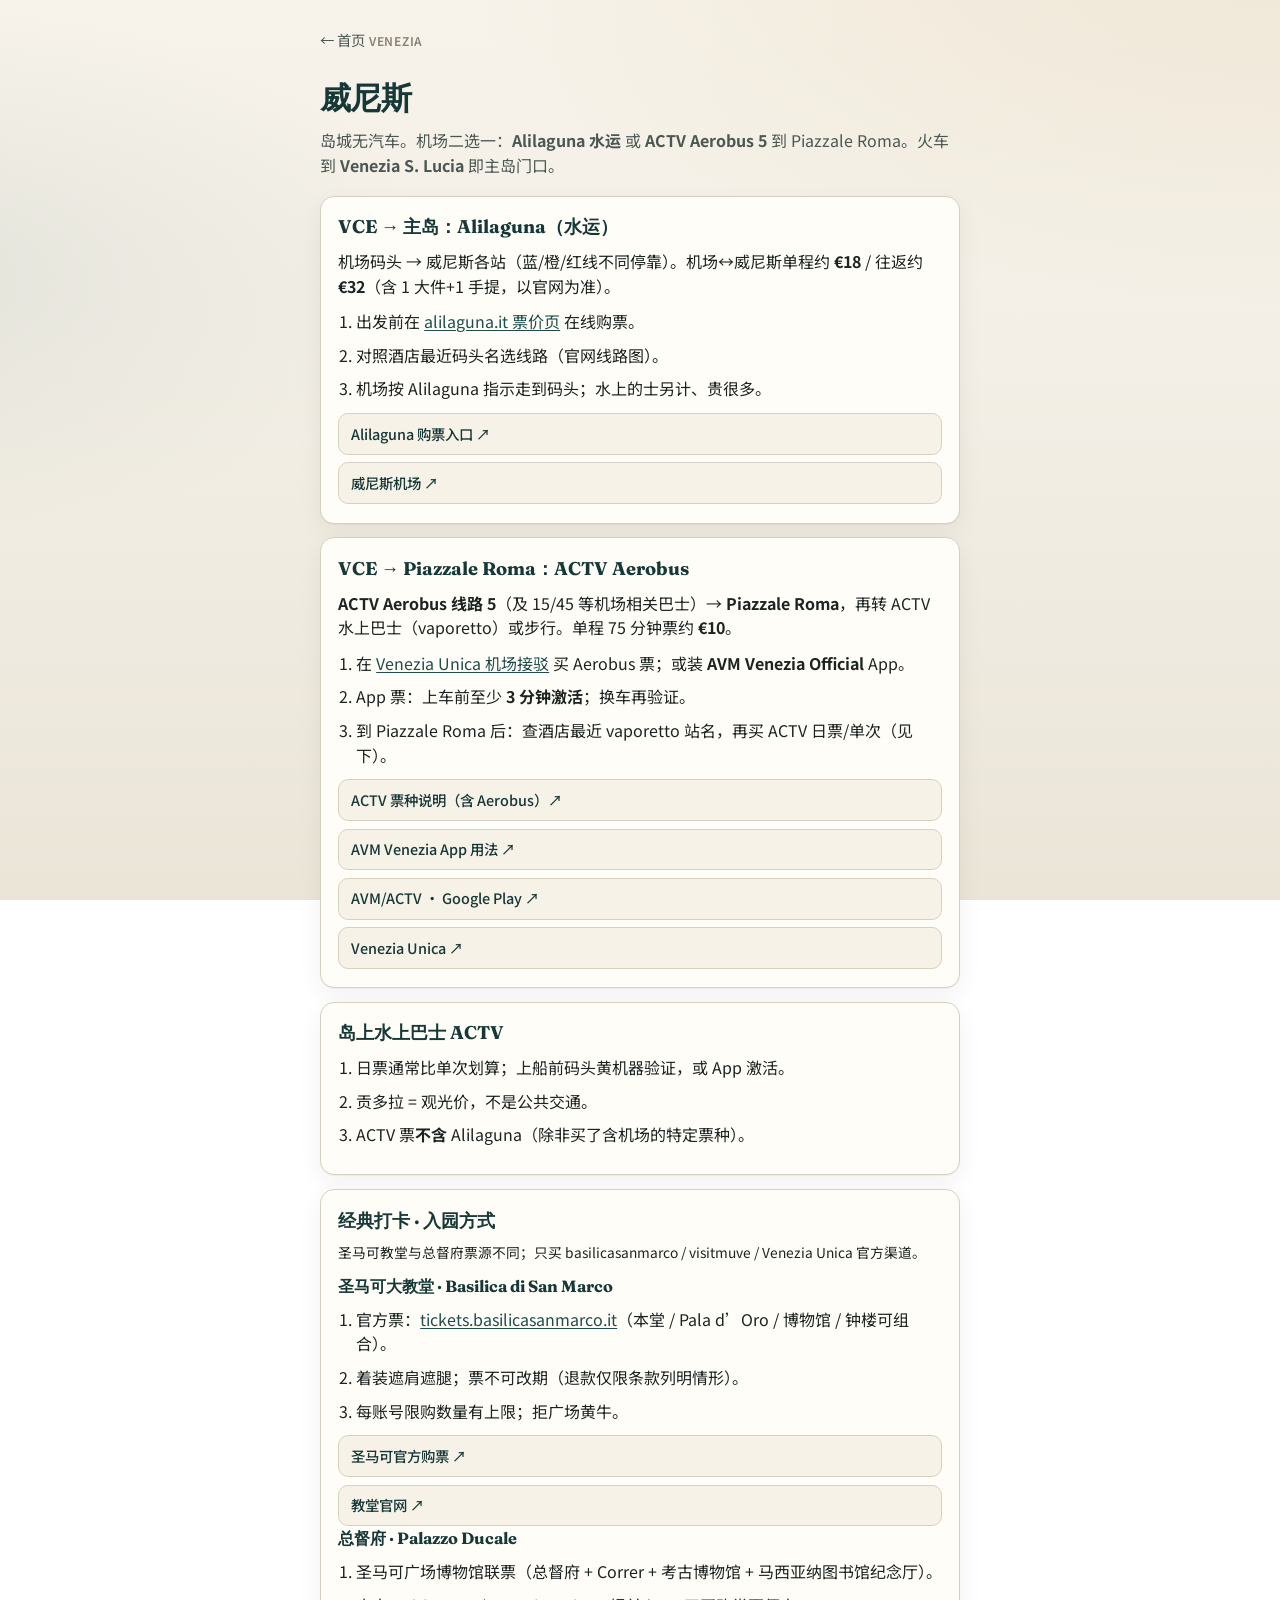
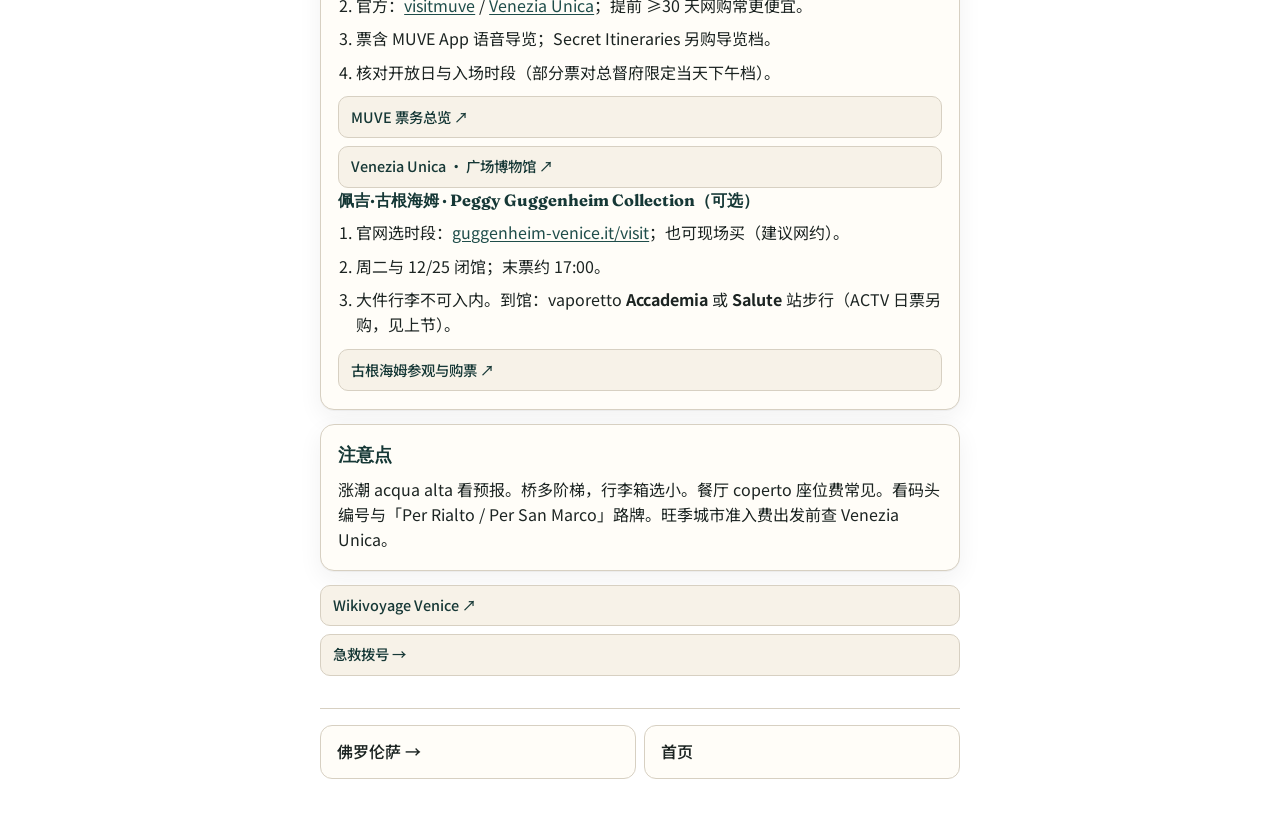
<file: city-venice.html>
<!doctype html>
<html lang="zh-CN">
  <head>
    <meta charset="UTF-8" />
    <meta name="viewport" content="width=device-width, initial-scale=1, viewport-fit=cover" />
    <meta name="theme-color" content="#1f4d4a" />
    <link rel="manifest" href="./manifest.webmanifest" />
    <link rel="icon" href="./icons/icon.svg" type="image/svg+xml" />
    <link rel="preconnect" href="https://fonts.googleapis.com" />
    <link rel="preconnect" href="https://fonts.gstatic.com" crossorigin />
    <link href="https://fonts.googleapis.com/css2?family=Fraunces:opsz,wght@9..144,500;9..144,650&family=Manrope:wght@500;600;700&family=Noto+Sans+SC:wght@400;500;650;700&display=swap" rel="stylesheet" />
    <title>威尼斯 · 意大利旅行手册</title>
    <link rel="stylesheet" href="./src/styles.css" />
  </head>
  <body>
    <div class="wrap">
      <a class="back" href="./index.html">← 首页</a>
      <p class="kicker">Venezia</p>
      <h1 class="page-title">威尼斯</h1>
      <p class="lede">岛城无汽车。机场二选一：<strong>Alilaguna 水运</strong> 或 <strong>ACTV Aerobus 5</strong> 到 Piazzale Roma。火车到 <strong>Venezia S. Lucia</strong> 即主岛门口。</p>

      <div class="panel">
        <h2>VCE → 主岛：Alilaguna（水运）</h2>
        <p>机场码头 → 威尼斯各站（蓝/橙/红线不同停靠）。机场↔威尼斯单程约 <strong>€18</strong> / 往返约 <strong>€32</strong>（含 1 大件+1 手提，以官网为准）。</p>
        <ol class="steps">
          <li>出发前在 <a href="https://www.alilaguna.it/en/biglietti/tariffe" target="_blank" rel="noopener">alilaguna.it 票价页</a> 在线购票。</li>
          <li>对照酒店最近码头名选线路（官网线路图）。</li>
          <li>机场按 Alilaguna 指示走到码头；水上的士另计、贵很多。</li>
        </ol>
        <div class="links">
          <a class="ext" href="https://www.alilaguna.it/en/biglietti" target="_blank" rel="noopener">Alilaguna 购票入口 ↗</a>
          <a class="ext" href="https://www.veneziaairport.it/" target="_blank" rel="noopener">威尼斯机场 ↗</a>
        </div>
      </div>

      <div class="panel">
        <h2>VCE → Piazzale Roma：ACTV Aerobus</h2>
        <p><strong>ACTV Aerobus 线路 5</strong>（及 15/45 等机场相关巴士）→ <strong>Piazzale Roma</strong>，再转 ACTV 水上巴士（vaporetto）或步行。单程 75 分钟票约 <strong>€10</strong>。</p>
        <ol class="steps">
          <li>在 <a href="https://www.veneziaunica.it/it/acquista-i-biglietti/transfer-aeroporti-marco-polo-e-canova" target="_blank" rel="noopener">Venezia Unica 机场接驳</a> 买 Aerobus 票；或装 <strong>AVM Venezia Official</strong> App。</li>
          <li>App 票：上车前至少 <strong>3 分钟激活</strong>；换车再验证。</li>
          <li>到 Piazzale Roma 后：查酒店最近 vaporetto 站名，再买 ACTV 日票/单次（见下）。</li>
        </ol>
        <div class="links">
          <a class="ext" href="https://actv.avmspa.it/en/content/venice-urban-services-0" target="_blank" rel="noopener">ACTV 票种说明（含 Aerobus）↗</a>
          <a class="ext" href="https://actv.avmspa.it/en/content/avm-venezia-official-app-how-use-0" target="_blank" rel="noopener">AVM Venezia App 用法 ↗</a>
          <a class="ext" href="https://play.google.com/store/apps/details?id=net.pluservice.Actv" target="_blank" rel="noopener">AVM/ACTV · Google Play ↗</a>
          <a class="ext" href="https://www.veneziaunica.it/en" target="_blank" rel="noopener">Venezia Unica ↗</a>
        </div>
      </div>

      <div class="panel">
        <h2>岛上水上巴士 ACTV</h2>
        <ol class="steps">
          <li>日票通常比单次划算；上船前码头黄机器验证，或 App 激活。</li>
          <li>贡多拉 = 观光价，不是公共交通。</li>
          <li>ACTV 票<strong>不含</strong> Alilaguna（除非买了含机场的特定票种）。</li>
        </ol>
      </div>

      <div class="panel">
        <h2>经典打卡 · 入园方式</h2>
        <p class="meta">圣马可教堂与总督府票源不同；只买 basilicasanmarco / visitmuve / Venezia Unica 官方渠道。</p>

        <h3>圣马可大教堂 · Basilica di San Marco</h3>
        <ol class="steps">
          <li>官方票：<a href="https://tickets.basilicasanmarco.it/en/" target="_blank" rel="noopener">tickets.basilicasanmarco.it</a>（本堂 / Pala d’Oro / 博物馆 / 钟楼可组合）。</li>
          <li>着装遮肩遮腿；票不可改期（退款仅限条款列明情形）。</li>
          <li>每账号限购数量有上限；拒广场黄牛。</li>
        </ol>
        <div class="links">
          <a class="ext" href="https://tickets.basilicasanmarco.it/en/" target="_blank" rel="noopener">圣马可官方购票 ↗</a>
          <a class="ext" href="https://www.basilicasanmarco.it/en/" target="_blank" rel="noopener">教堂官网 ↗</a>
        </div>

        <h3>总督府 · Palazzo Ducale</h3>
        <ol class="steps">
          <li>圣马可广场博物馆联票（总督府 + Correr + 考古博物馆 + 马西亚纳图书馆纪念厅）。</li>
          <li>官方：<a href="https://palazzoducale.visitmuve.it/en/visitor-information/" target="_blank" rel="noopener">visitmuve</a> / <a href="https://www.veneziaunica.it/en/buy-tickets/museums-and-theatres-in-venice/st-mark-s-square-museums" target="_blank" rel="noopener">Venezia Unica</a>；提前 ≥30 天网购常更便宜。</li>
          <li>票含 MUVE App 语音导览；Secret Itineraries 另购导览档。</li>
          <li>核对开放日与入场时段（部分票对总督府限定当天下午档）。</li>
        </ol>
        <div class="links">
          <a class="ext" href="https://www.visitmuve.it/en/visit/tickets/" target="_blank" rel="noopener">MUVE 票务总览 ↗</a>
          <a class="ext" href="https://www.veneziaunica.it/en/buy-tickets/museums-and-theatres-in-venice/st-mark-s-square-museums" target="_blank" rel="noopener">Venezia Unica · 广场博物馆 ↗</a>
        </div>

        <h3>佩吉·古根海姆 · Peggy Guggenheim Collection（可选）</h3>
        <ol class="steps">
          <li>官网选时段：<a href="https://www.guggenheim-venice.it/en/visit/" target="_blank" rel="noopener">guggenheim-venice.it/visit</a>；也可现场买（建议网约）。</li>
          <li>周二与 12/25 闭馆；末票约 17:00。</li>
          <li>大件行李不可入内。到馆：vaporetto <strong>Accademia</strong> 或 <strong>Salute</strong> 站步行（ACTV 日票另购，见上节）。</li>
        </ol>
        <div class="links">
          <a class="ext" href="https://www.guggenheim-venice.it/en/visit/" target="_blank" rel="noopener">古根海姆参观与购票 ↗</a>
        </div>
      </div>

      <div class="panel">
        <h2>注意点</h2>
        <p>涨潮 acqua alta 看预报。桥多阶梯，行李箱选小。餐厅 coperto 座位费常见。看码头编号与「Per Rialto / Per San Marco」路牌。旺季城市准入费出发前查 Venezia Unica。</p>
      </div>

      <div class="links">
        <a class="ext" href="https://en.wikivoyage.org/wiki/Venice" target="_blank" rel="noopener">Wikivoyage Venice ↗</a>
        <a class="ext" href="./emergency.html">急救拨号 →</a>
      </div>

      <nav class="footer-nav">
        <a class="row-link" href="./city-florence.html">佛罗伦萨 →</a>
        <a class="row-link" href="./index.html">首页</a>
      </nav>
    </div>
    <script src="./src/main.js" defer></script>
  </body>
</html>
</file>
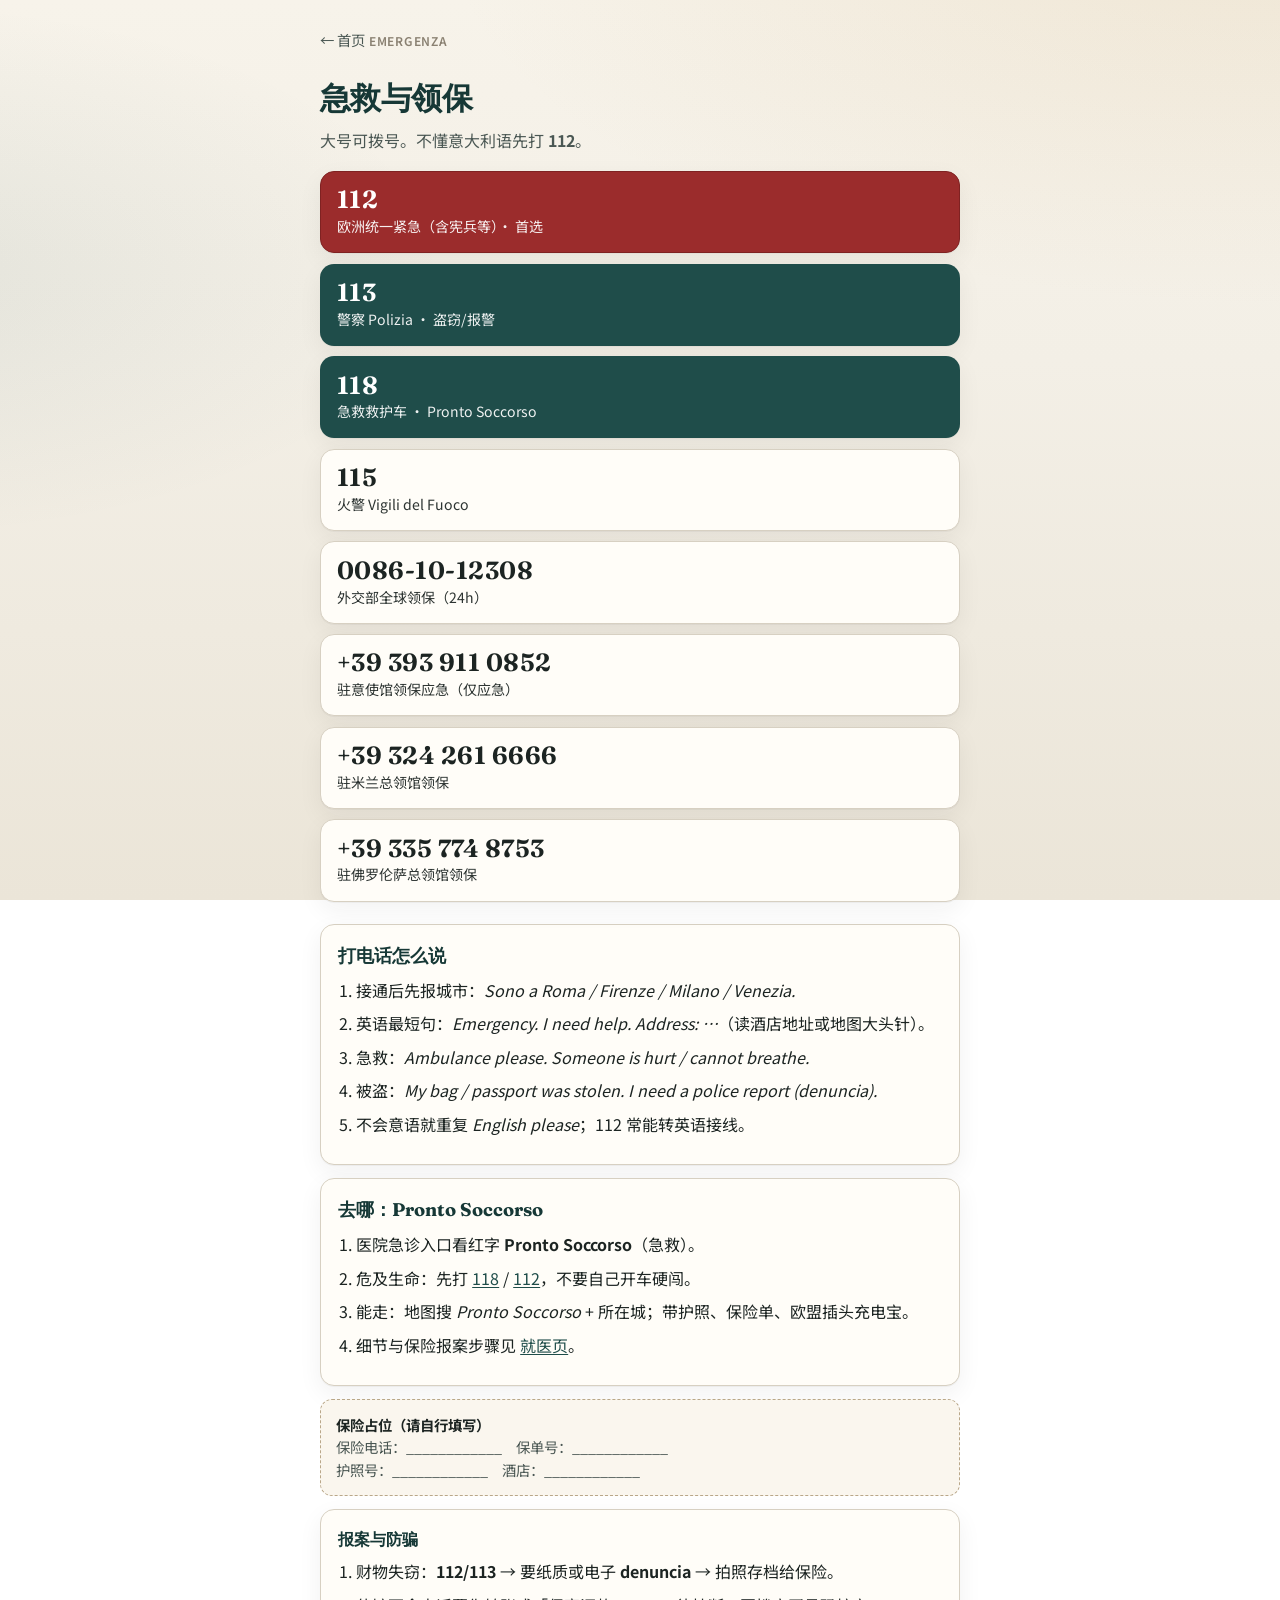
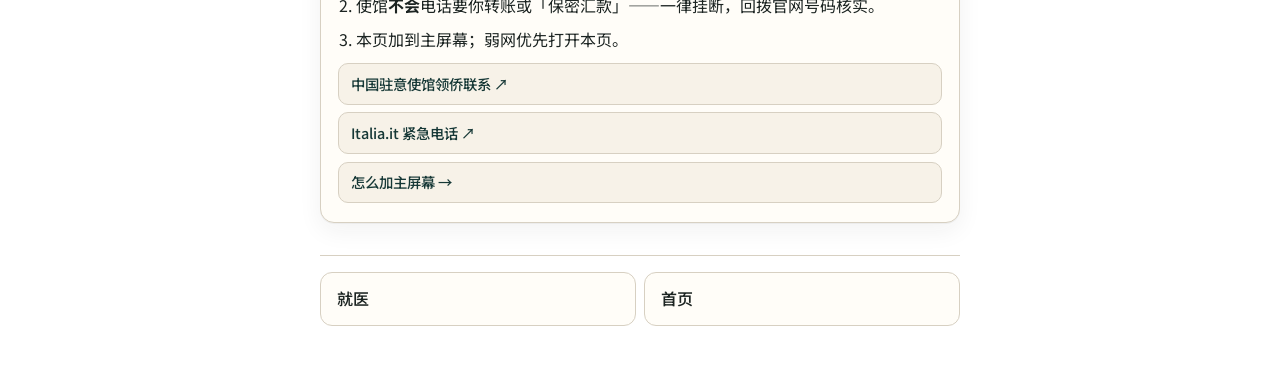
<file: emergency.html>
<!doctype html>
<html lang="zh-CN">
  <head>
    <meta charset="UTF-8" />
    <meta name="viewport" content="width=device-width, initial-scale=1, viewport-fit=cover" />
    <meta name="theme-color" content="#9b2c2c" />
    <meta name="apple-mobile-web-app-capable" content="yes" />
    <meta name="apple-mobile-web-app-title" content="意行急救" />
    <link rel="manifest" href="./manifest.webmanifest" />
    <link rel="icon" href="./icons/icon.svg" type="image/svg+xml" />
    <link rel="apple-touch-icon" href="./icons/apple-touch-icon.png" />
    <link rel="preconnect" href="https://fonts.googleapis.com" />
    <link rel="preconnect" href="https://fonts.gstatic.com" crossorigin />
    <link href="https://fonts.googleapis.com/css2?family=Fraunces:opsz,wght@9..144,500;9..144,650&family=Manrope:wght@500;600;700&family=Noto+Sans+SC:wght@400;500;650;700&display=swap" rel="stylesheet" />
    <title>急救 · 意大利旅行手册</title>
    <link rel="stylesheet" href="./src/styles.css" />
  </head>
  <body>
    <div class="wrap">
      <a class="back" href="./index.html">← 首页</a>
      <p class="kicker">Emergenza</p>
      <h1 class="page-title">急救与领保</h1>
      <p class="lede">大号可拨号。不懂意大利语先打 <strong>112</strong>。</p>

      <div class="tel-grid">
        <a class="tel tel-main" href="tel:112">
          <span class="num">112</span>
          <span class="label">欧洲统一紧急（含宪兵等）· 首选</span>
        </a>
        <a class="tel tel-alt" href="tel:113">
          <span class="num">113</span>
          <span class="label">警察 Polizia · 盗窃/报警</span>
        </a>
        <a class="tel tel-alt" href="tel:118">
          <span class="num">118</span>
          <span class="label">急救救护车 · Pronto Soccorso</span>
        </a>
        <a class="tel tel-soft" href="tel:115">
          <span class="num">115</span>
          <span class="label">火警 Vigili del Fuoco</span>
        </a>
        <a class="tel tel-soft" href="tel:00861012308">
          <span class="num">0086-10-12308</span>
          <span class="label">外交部全球领保（24h）</span>
        </a>
        <a class="tel tel-soft" href="tel:+393939110852">
          <span class="num">+39 393 911 0852</span>
          <span class="label">驻意使馆领保应急（仅应急）</span>
        </a>
        <a class="tel tel-soft" href="tel:+393242616666">
          <span class="num">+39 324 261 6666</span>
          <span class="label">驻米兰总领馆领保</span>
        </a>
        <a class="tel tel-soft" href="tel:+393357748753">
          <span class="num">+39 335 774 8753</span>
          <span class="label">驻佛罗伦萨总领馆领保</span>
        </a>
      </div>

      <div class="panel" style="margin-top: 0.85rem">
        <h2>打电话怎么说</h2>
        <ol class="steps">
          <li>接通后先报城市：<em>Sono a Roma / Firenze / Milano / Venezia.</em></li>
          <li>英语最短句：<em>Emergency. I need help. Address: …</em>（读酒店地址或地图大头针）。</li>
          <li>急救：<em>Ambulance please. Someone is hurt / cannot breathe.</em></li>
          <li>被盗：<em>My bag / passport was stolen. I need a police report (denuncia).</em></li>
          <li>不会意语就重复 <em>English please</em>；112 常能转英语接线。</li>
        </ol>
      </div>

      <div class="panel">
        <h2>去哪：Pronto Soccorso</h2>
        <ol class="steps">
          <li>医院急诊入口看红字 <strong>Pronto Soccorso</strong>（急救）。</li>
          <li>危及生命：先打 <a href="tel:118">118</a> / <a href="tel:112">112</a>，不要自己开车硬闯。</li>
          <li>能走：地图搜 <em>Pronto Soccorso</em> + 所在城；带护照、保险单、欧盟插头充电宝。</li>
          <li>细节与保险报案步骤见 <a href="./medical.html">就医页</a>。</li>
        </ol>
      </div>

      <div class="placeholder" id="insurance">
        <strong>保险占位（请自行填写）</strong><br />
        保险电话：____________　保单号：____________<br />
        护照号：____________　酒店：____________
      </div>

      <div class="panel" style="margin-top: 0.85rem">
        <h3>报案与防骗</h3>
        <ol class="steps">
          <li>财物失窃：<strong>112/113</strong> → 要纸质或电子 <strong>denuncia</strong> → 拍照存档给保险。</li>
          <li>使馆<strong>不会</strong>电话要你转账或「保密汇款」——一律挂断，回拨官网号码核实。</li>
          <li>本页加到主屏幕；弱网优先打开本页。</li>
        </ol>
        <div class="links">
          <a class="ext" href="https://it.china-embassy.gov.cn/chn/lsyw/lianxiwomenlingqiao/" target="_blank" rel="noopener">中国驻意使馆领侨联系 ↗</a>
          <a class="ext" href="https://www.italia.it/en/italy/practical-information/emergency-and-assistance" target="_blank" rel="noopener">Italia.it 紧急电话 ↗</a>
          <a class="ext" href="./share.html">怎么加主屏幕 →</a>
        </div>
      </div>

      <nav class="footer-nav">
        <a class="row-link" href="./medical.html">就医</a>
        <a class="row-link" href="./index.html">首页</a>
      </nav>
    </div>
    <script src="./src/main.js" defer></script>
  </body>
</html>
</file>
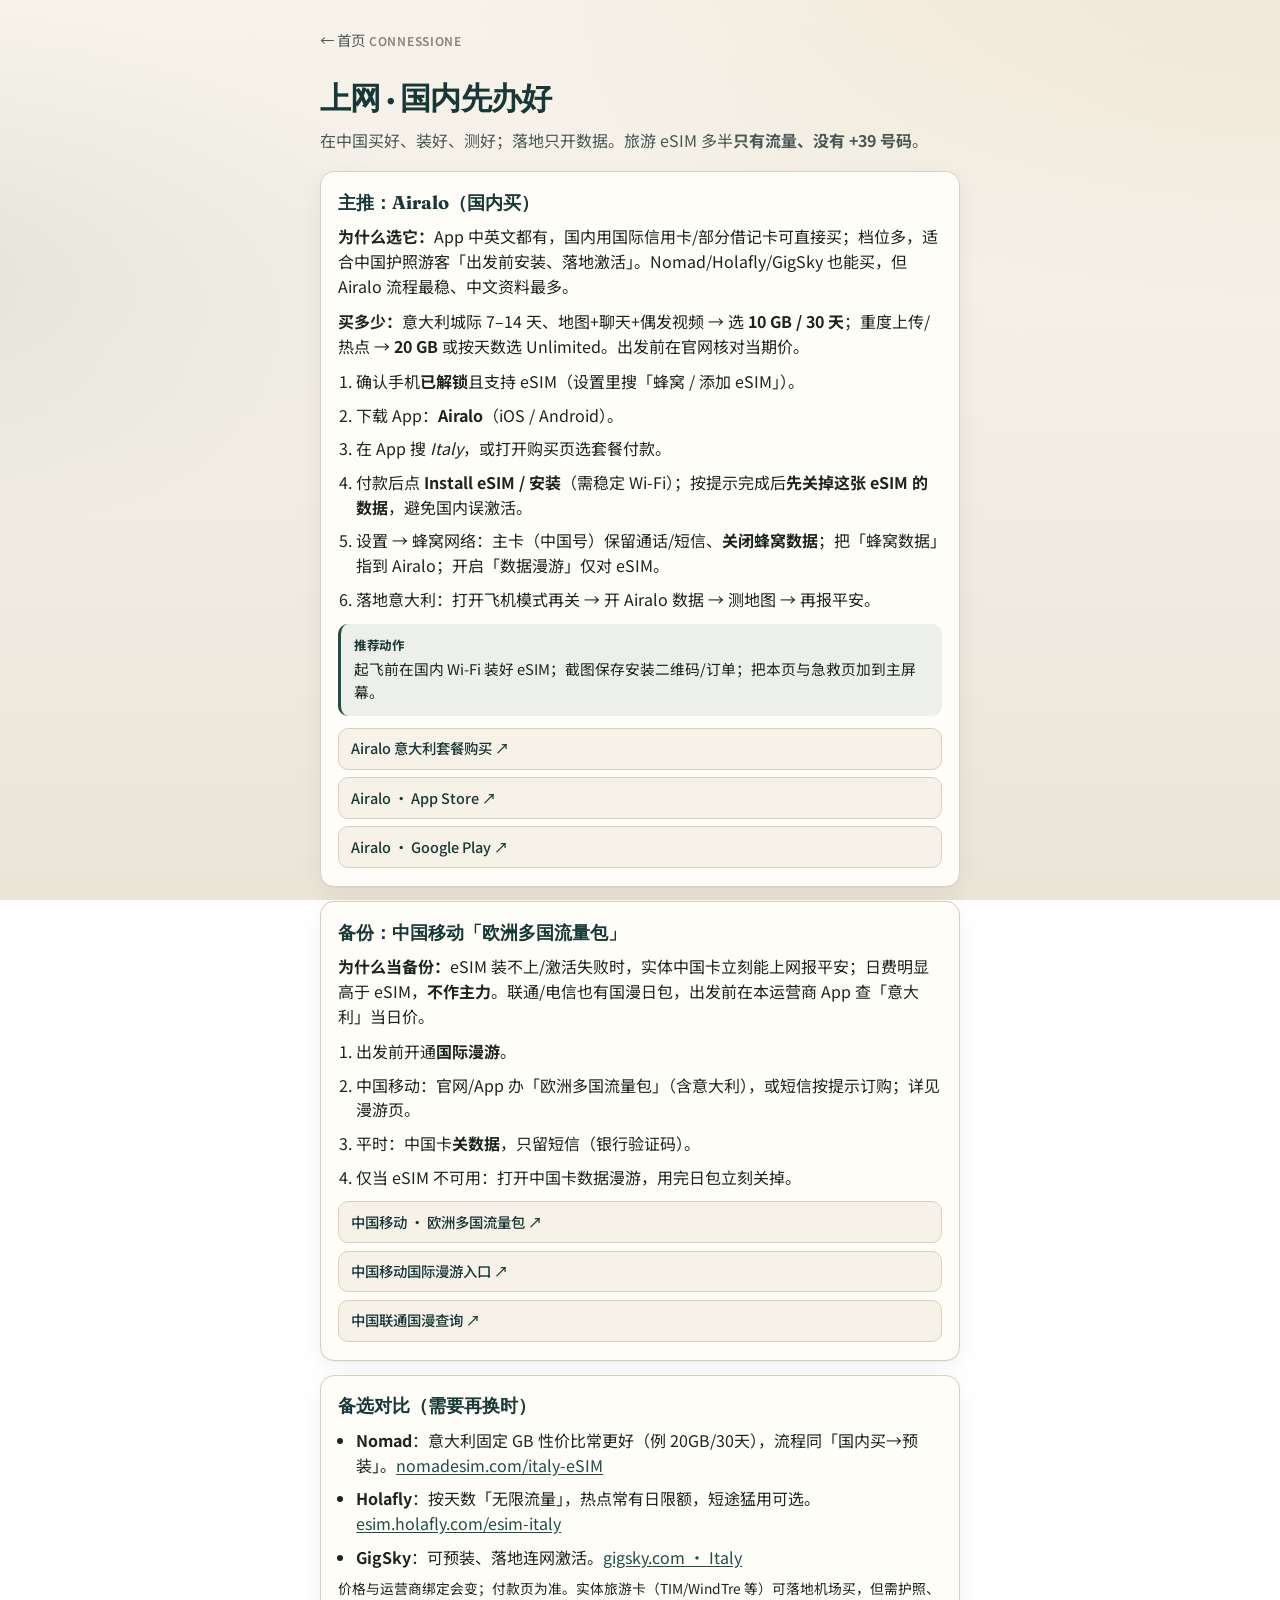
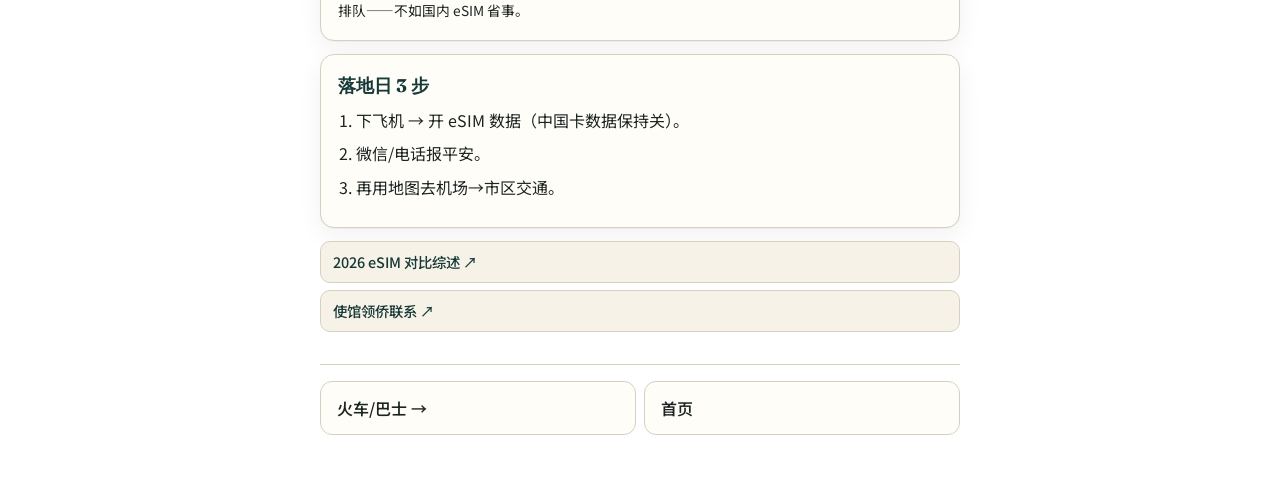
<file: internet.html>
<!doctype html>
<html lang="zh-CN">
  <head>
    <meta charset="UTF-8" />
    <meta name="viewport" content="width=device-width, initial-scale=1, viewport-fit=cover" />
    <meta name="theme-color" content="#1f4d4a" />
    <link rel="manifest" href="./manifest.webmanifest" />
    <link rel="icon" href="./icons/icon.svg" type="image/svg+xml" />
    <link rel="preconnect" href="https://fonts.googleapis.com" />
    <link rel="preconnect" href="https://fonts.gstatic.com" crossorigin />
    <link href="https://fonts.googleapis.com/css2?family=Fraunces:opsz,wght@9..144,500;9..144,650&family=Manrope:wght@500;600;700&family=Noto+Sans+SC:wght@400;500;650;700&display=swap" rel="stylesheet" />
    <title>上网 · 意大利旅行手册</title>
    <link rel="stylesheet" href="./src/styles.css" />
  </head>
  <body>
    <div class="wrap">
      <a class="back" href="./index.html">← 首页</a>
      <p class="kicker">Connessione</p>
      <h1 class="page-title">上网 · 国内先办好</h1>
      <p class="lede">在中国买好、装好、测好；落地只开数据。旅游 eSIM 多半<strong>只有流量、没有 +39 号码</strong>。</p>

      <div class="panel">
        <h2>主推：Airalo（国内买）</h2>
        <p><strong>为什么选它：</strong>App 中英文都有，国内用国际信用卡/部分借记卡可直接买；档位多，适合中国护照游客「出发前安装、落地激活」。Nomad/Holafly/GigSky 也能买，但 Airalo 流程最稳、中文资料最多。</p>
        <p><strong>买多少：</strong>意大利城际 7–14 天、地图+聊天+偶发视频 → 选 <strong>10 GB / 30 天</strong>；重度上传/热点 → <strong>20 GB</strong> 或按天数选 Unlimited。出发前在官网核对当期价。</p>
        <ol class="steps">
          <li>确认手机<strong>已解锁</strong>且支持 eSIM（设置里搜「蜂窝 / 添加 eSIM」）。</li>
          <li>下载 App：<strong>Airalo</strong>（iOS / Android）。</li>
          <li>在 App 搜 <em>Italy</em>，或打开购买页选套餐付款。</li>
          <li>付款后点 <strong>Install eSIM / 安装</strong>（需稳定 Wi‑Fi）；按提示完成后<strong>先关掉这张 eSIM 的数据</strong>，避免国内误激活。</li>
          <li>设置 → 蜂窝网络：主卡（中国号）保留通话/短信、<strong>关闭蜂窝数据</strong>；把「蜂窝数据」指到 Airalo；开启「数据漫游」仅对 eSIM。</li>
          <li>落地意大利：打开飞机模式再关 → 开 Airalo 数据 → 测地图 → 再报平安。</li>
        </ol>
        <div class="action">
          <strong>推荐动作</strong>
          起飞前在国内 Wi‑Fi 装好 eSIM；截图保存安装二维码/订单；把本页与急救页加到主屏幕。
        </div>
        <div class="links">
          <a class="ext" href="https://www.airalo.com/italy-esim" target="_blank" rel="noopener">Airalo 意大利套餐购买 ↗</a>
          <a class="ext" href="https://apps.apple.com/app/airalo-esim-travel-internet/id1475911720" target="_blank" rel="noopener">Airalo · App Store ↗</a>
          <a class="ext" href="https://play.google.com/store/apps/details?id=com.mobillium.airalo" target="_blank" rel="noopener">Airalo · Google Play ↗</a>
        </div>
      </div>

      <div class="panel">
        <h2>备份：中国移动「欧洲多国流量包」</h2>
        <p><strong>为什么当备份：</strong>eSIM 装不上/激活失败时，实体中国卡立刻能上网报平安；日费明显高于 eSIM，<strong>不作主力</strong>。联通/电信也有国漫日包，出发前在本运营商 App 查「意大利」当日价。</p>
        <ol class="steps">
          <li>出发前开通<strong>国际漫游</strong>。</li>
          <li>中国移动：官网/App 办「欧洲多国流量包」（含意大利），或短信按提示订购；详见漫游页。</li>
          <li>平时：中国卡<strong>关数据</strong>，只留短信（银行验证码）。</li>
          <li>仅当 eSIM 不可用：打开中国卡数据漫游，用完日包立刻关掉。</li>
        </ol>
        <div class="links">
          <a class="ext" href="https://www.10086.cn/roaming/yewu/europe/bj/" target="_blank" rel="noopener">中国移动 · 欧洲多国流量包 ↗</a>
          <a class="ext" href="https://www.10086.cn/roaming/" target="_blank" rel="noopener">中国移动国际漫游入口 ↗</a>
          <a class="ext" href="https://iservice.10010.com/load/often/international/" target="_blank" rel="noopener">中国联通国漫查询 ↗</a>
        </div>
      </div>

      <div class="panel">
        <h2>备选对比（需要再换时）</h2>
        <ul class="steps">
          <li><strong>Nomad</strong>：意大利固定 GB 性价比常更好（例 20GB/30天），流程同「国内买→预装」。<a href="https://www.nomadesim.com/italy-eSIM" target="_blank" rel="noopener">nomadesim.com/italy-eSIM</a></li>
          <li><strong>Holafly</strong>：按天数「无限流量」，热点常有日限额，短途猛用可选。<a href="https://esim.holafly.com/esim-italy/" target="_blank" rel="noopener">esim.holafly.com/esim-italy</a></li>
          <li><strong>GigSky</strong>：可预装、落地连网激活。<a href="https://www.gigsky.com/country/esim-in-italy" target="_blank" rel="noopener">gigsky.com · Italy</a></li>
        </ul>
        <p class="meta">价格与运营商绑定会变；付款页为准。实体旅游卡（TIM/WindTre 等）可落地机场买，但需护照、排队——不如国内 eSIM 省事。</p>
      </div>

      <div class="panel">
        <h2>落地日 3 步</h2>
        <ol class="steps">
          <li>下飞机 → 开 eSIM 数据（中国卡数据保持关）。</li>
          <li>微信/电话报平安。</li>
          <li>再用地图去机场→市区交通。</li>
        </ol>
      </div>

      <div class="links">
        <a class="ext" href="https://viaggiarelavorando.com/en/esim/italy/" target="_blank" rel="noopener">2026 eSIM 对比综述 ↗</a>
        <a class="ext" href="https://it.china-embassy.gov.cn/chn/lsyw/lianxiwomenlingqiao/" target="_blank" rel="noopener">使馆领侨联系 ↗</a>
      </div>

      <nav class="footer-nav">
        <a class="row-link" href="./train.html">火车/巴士 →</a>
        <a class="row-link" href="./index.html">首页</a>
      </nav>
    </div>
    <script src="./src/main.js" defer></script>
  </body>
</html>
</file>
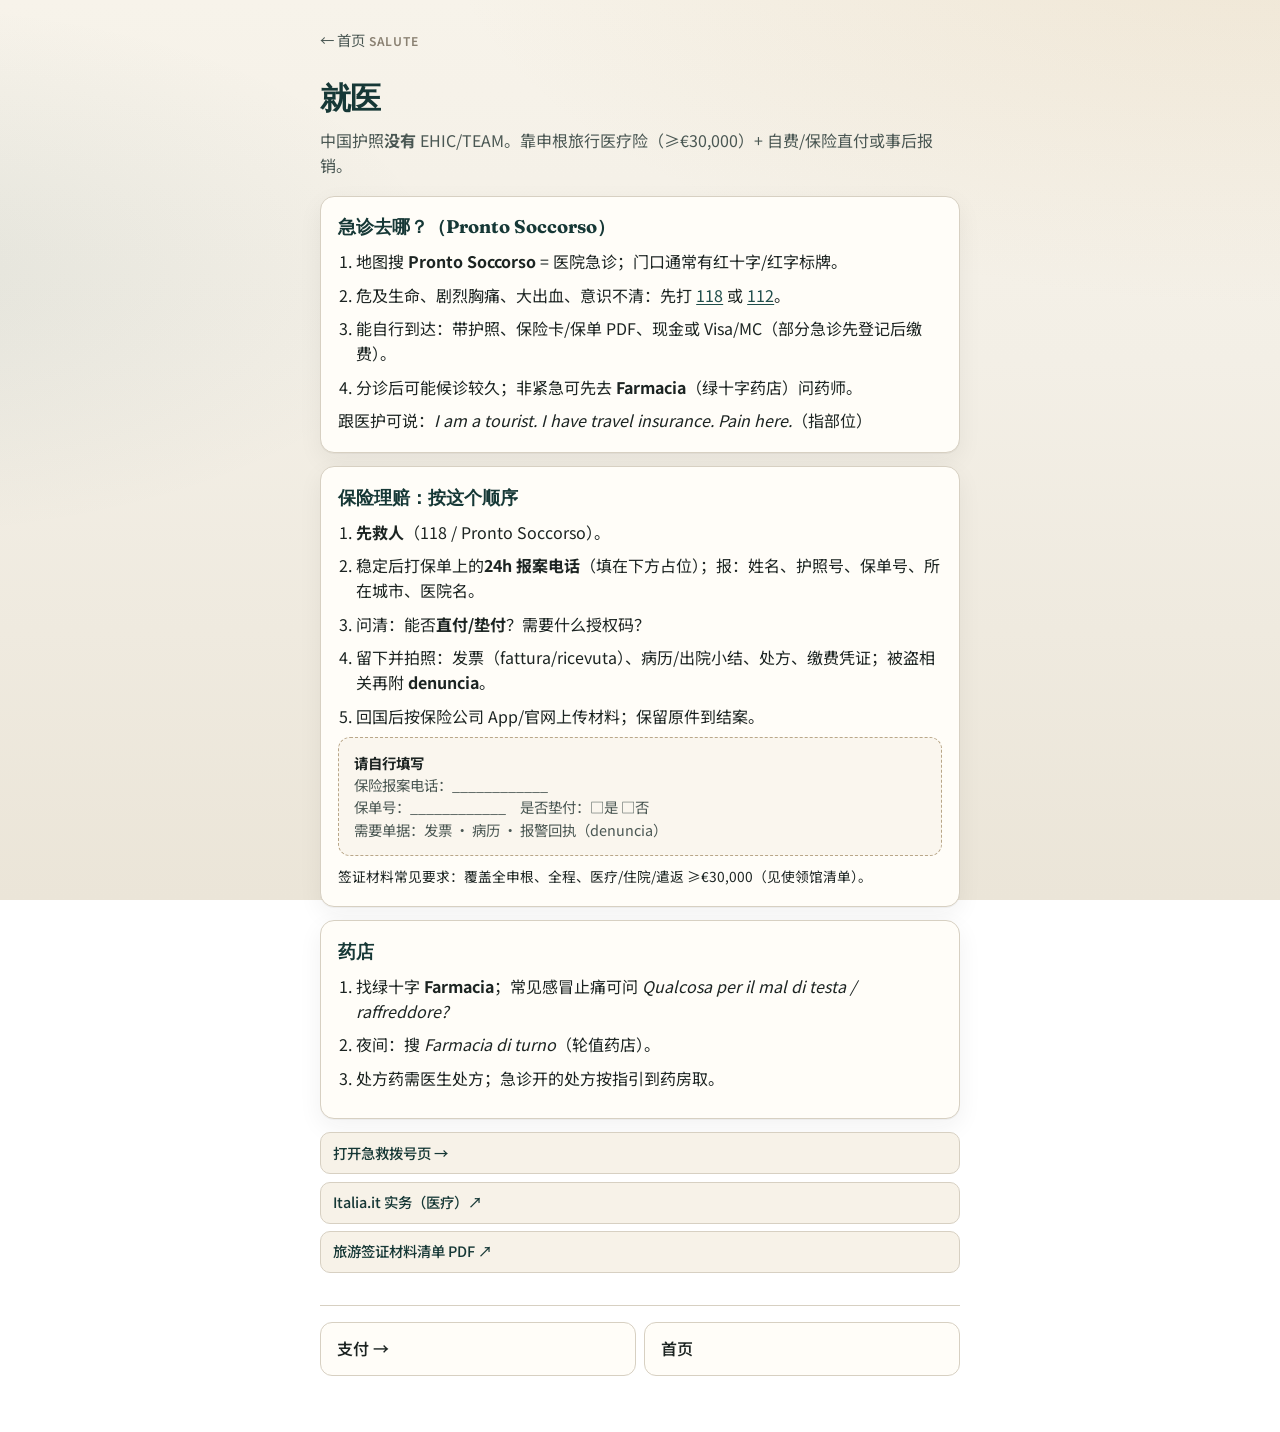
<file: medical.html>
<!doctype html>
<html lang="zh-CN">
  <head>
    <meta charset="UTF-8" />
    <meta name="viewport" content="width=device-width, initial-scale=1, viewport-fit=cover" />
    <meta name="theme-color" content="#1f4d4a" />
    <link rel="manifest" href="./manifest.webmanifest" />
    <link rel="icon" href="./icons/icon.svg" type="image/svg+xml" />
    <link rel="preconnect" href="https://fonts.googleapis.com" />
    <link rel="preconnect" href="https://fonts.gstatic.com" crossorigin />
    <link href="https://fonts.googleapis.com/css2?family=Fraunces:opsz,wght@9..144,500;9..144,650&family=Manrope:wght@500;600;700&family=Noto+Sans+SC:wght@400;500;650;700&display=swap" rel="stylesheet" />
    <title>就医 · 意大利旅行手册</title>
    <link rel="stylesheet" href="./src/styles.css" />
  </head>
  <body>
    <div class="wrap">
      <a class="back" href="./index.html">← 首页</a>
      <p class="kicker">Salute</p>
      <h1 class="page-title">就医</h1>
      <p class="lede">中国护照<strong>没有</strong> EHIC/TEAM。靠申根旅行医疗险（≥€30,000）+ 自费/保险直付或事后报销。</p>

      <div class="panel">
        <h2>急诊去哪？（Pronto Soccorso）</h2>
        <ol class="steps">
          <li>地图搜 <strong>Pronto Soccorso</strong> = 医院急诊；门口通常有红十字/红字标牌。</li>
          <li>危及生命、剧烈胸痛、大出血、意识不清：先打 <a href="tel:118">118</a> 或 <a href="tel:112">112</a>。</li>
          <li>能自行到达：带护照、保险卡/保单 PDF、现金或 Visa/MC（部分急诊先登记后缴费）。</li>
          <li>分诊后可能候诊较久；非紧急可先去 <strong>Farmacia</strong>（绿十字药店）问药师。</li>
        </ol>
        <p>跟医护可说：<em>I am a tourist. I have travel insurance. Pain here.</em>（指部位）</p>
      </div>

      <div class="panel">
        <h2>保险理赔：按这个顺序</h2>
        <ol class="steps">
          <li><strong>先救人</strong>（118 / Pronto Soccorso）。</li>
          <li>稳定后打保单上的<strong>24h 报案电话</strong>（填在下方占位）；报：姓名、护照号、保单号、所在城市、医院名。</li>
          <li>问清：能否<strong>直付/垫付</strong>？需要什么授权码？</li>
          <li>留下并拍照：发票（fattura/ricevuta）、病历/出院小结、处方、缴费凭证；被盗相关再附 <strong>denuncia</strong>。</li>
          <li>回国后按保险公司 App/官网上传材料；保留原件到结案。</li>
        </ol>
        <div class="placeholder">
          <strong>请自行填写</strong><br />
          保险报案电话：____________<br />
          保单号：____________　是否垫付：□是 □否<br />
          需要单据：发票 · 病历 · 报警回执（denuncia）
        </div>
        <p class="meta" style="margin-top:0.65rem">签证材料常见要求：覆盖全申根、全程、医疗/住院/遣返 ≥€30,000（见使领馆清单）。</p>
      </div>

      <div class="panel">
        <h2>药店</h2>
        <ol class="steps">
          <li>找绿十字 <strong>Farmacia</strong>；常见感冒止痛可问 <em>Qualcosa per il mal di testa / raffreddore?</em></li>
          <li>夜间：搜 <em>Farmacia di turno</em>（轮值药店）。</li>
          <li>处方药需医生处方；急诊开的处方按指引到药房取。</li>
        </ol>
      </div>

      <div class="links">
        <a class="ext" href="./emergency.html">打开急救拨号页 →</a>
        <a class="ext" href="https://www.italia.it/en/italy/practical-information" target="_blank" rel="noopener">Italia.it 实务（医疗）↗</a>
        <a class="ext" href="https://consshanghai.esteri.it/wp-content/uploads/2024/05/CHECK-LIST-TOURISM-INDIVIDUAL-TRAVELLERS.pdf" target="_blank" rel="noopener">旅游签证材料清单 PDF ↗</a>
      </div>

      <nav class="footer-nav">
        <a class="row-link" href="./pay.html">支付 →</a>
        <a class="row-link" href="./index.html">首页</a>
      </nav>
    </div>
    <script src="./src/main.js" defer></script>
  </body>
</html>
</file>
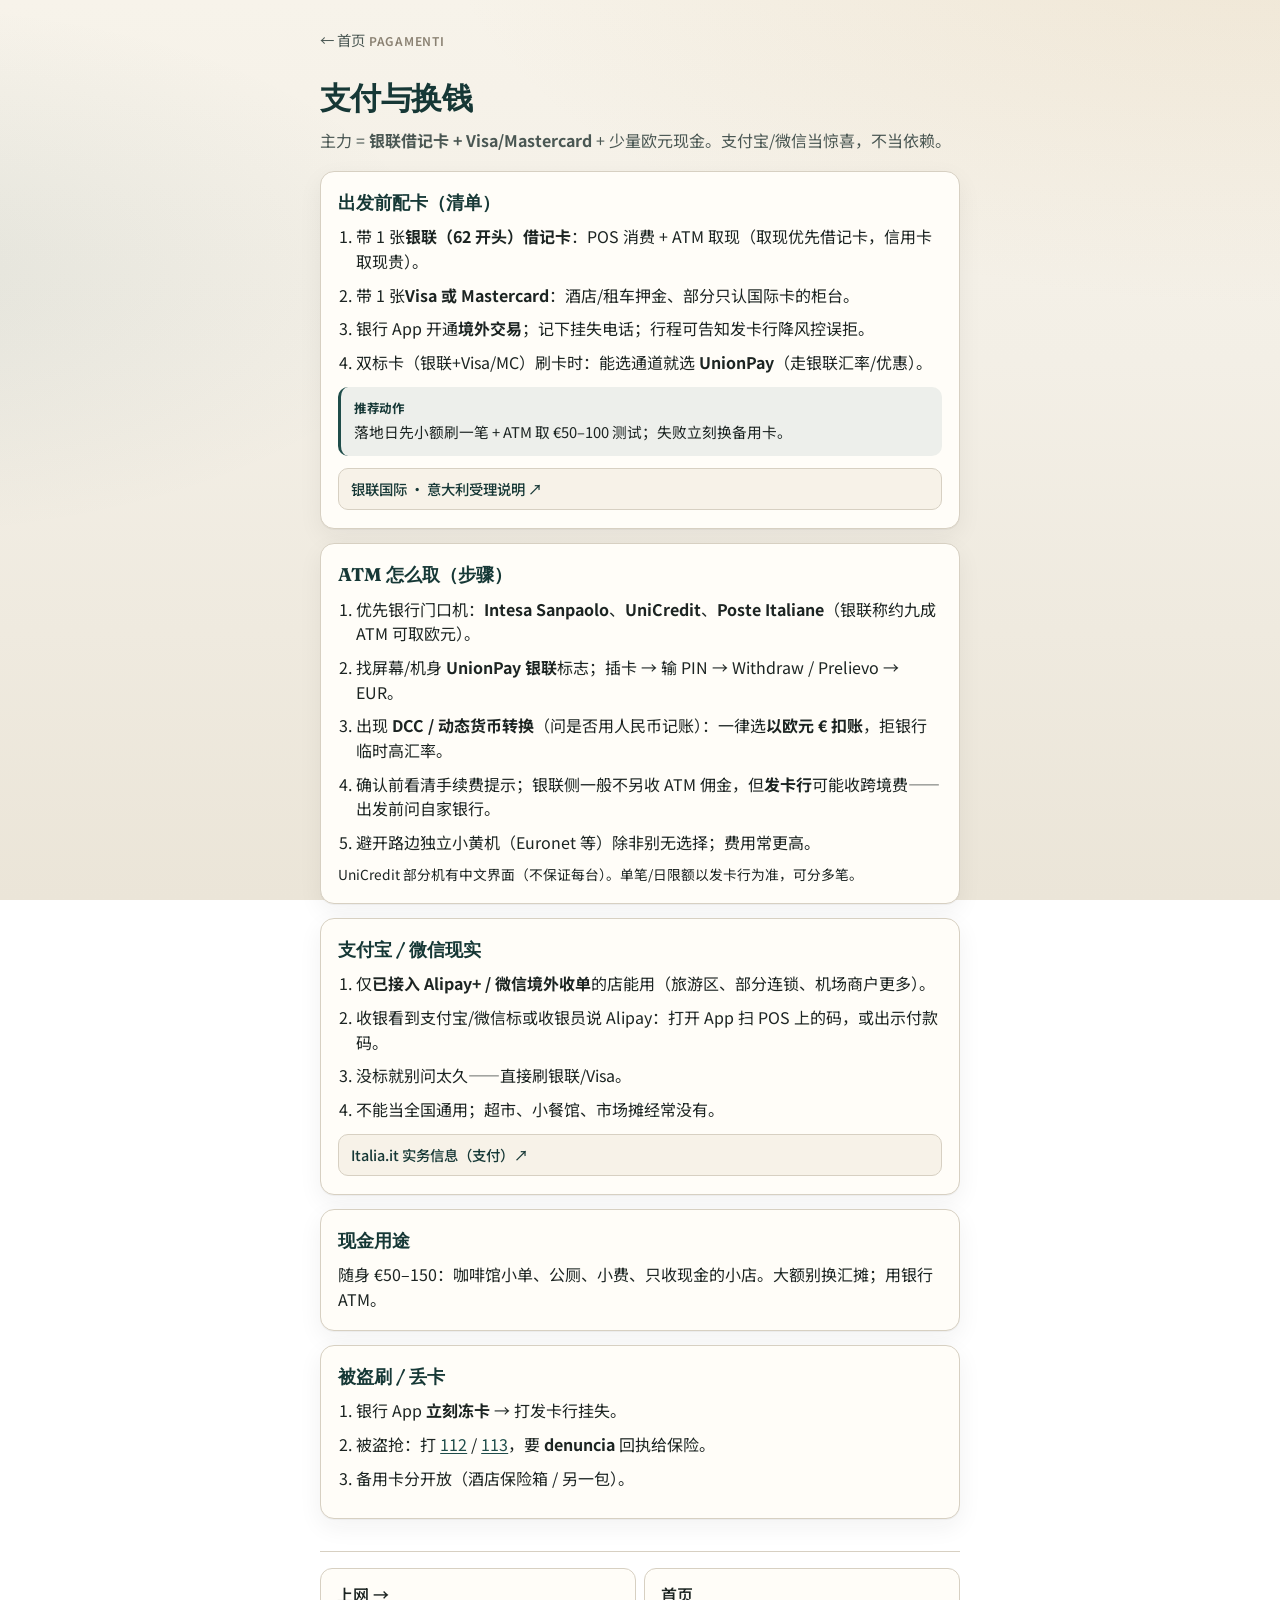
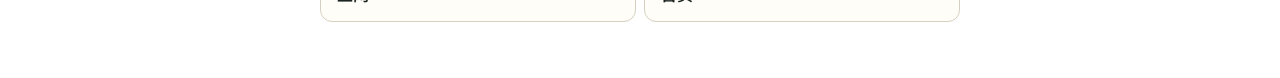
<file: pay.html>
<!doctype html>
<html lang="zh-CN">
  <head>
    <meta charset="UTF-8" />
    <meta name="viewport" content="width=device-width, initial-scale=1, viewport-fit=cover" />
    <meta name="theme-color" content="#1f4d4a" />
    <link rel="manifest" href="./manifest.webmanifest" />
    <link rel="icon" href="./icons/icon.svg" type="image/svg+xml" />
    <link rel="preconnect" href="https://fonts.googleapis.com" />
    <link rel="preconnect" href="https://fonts.gstatic.com" crossorigin />
    <link href="https://fonts.googleapis.com/css2?family=Fraunces:opsz,wght@9..144,500;9..144,650&family=Manrope:wght@500;600;700&family=Noto+Sans+SC:wght@400;500;650;700&display=swap" rel="stylesheet" />
    <title>支付 · 意大利旅行手册</title>
    <link rel="stylesheet" href="./src/styles.css" />
  </head>
  <body>
    <div class="wrap">
      <a class="back" href="./index.html">← 首页</a>
      <p class="kicker">Pagamenti</p>
      <h1 class="page-title">支付与换钱</h1>
      <p class="lede">主力 = <strong>银联借记卡 + Visa/Mastercard</strong> + 少量欧元现金。支付宝/微信当惊喜，不当依赖。</p>

      <div class="panel">
        <h2>出发前配卡（清单）</h2>
        <ol class="steps">
          <li>带 1 张<strong>银联（62 开头）借记卡</strong>：POS 消费 + ATM 取现（取现优先借记卡，信用卡取现贵）。</li>
          <li>带 1 张<strong>Visa 或 Mastercard</strong>：酒店/租车押金、部分只认国际卡的柜台。</li>
          <li>银行 App 开通<strong>境外交易</strong>；记下挂失电话；行程可告知发卡行降风控误拒。</li>
          <li>双标卡（银联+Visa/MC）刷卡时：能选通道就选 <strong>UnionPay</strong>（走银联汇率/优惠）。</li>
        </ol>
        <div class="action">
          <strong>推荐动作</strong>
          落地日先小额刷一笔 + ATM 取 €50–100 测试；失败立刻换备用卡。
        </div>
        <div class="links">
          <a class="ext" href="https://m.unionpayintl.com/cardholderServ/globalCard/en/global_3/10050442?type=3" target="_blank" rel="noopener">银联国际 · 意大利受理说明 ↗</a>
        </div>
      </div>

      <div class="panel">
        <h2>ATM 怎么取（步骤）</h2>
        <ol class="steps">
          <li>优先银行门口机：<strong>Intesa Sanpaolo</strong>、<strong>UniCredit</strong>、<strong>Poste Italiane</strong>（银联称约九成 ATM 可取欧元）。</li>
          <li>找屏幕/机身 <strong>UnionPay 银联</strong>标志；插卡 → 输 PIN → Withdraw / Prelievo → EUR。</li>
          <li>出现 <strong>DCC / 动态货币转换</strong>（问是否用人民币记账）：一律选<strong>以欧元 € 扣账</strong>，拒银行临时高汇率。</li>
          <li>确认前看清手续费提示；银联侧一般不另收 ATM 佣金，但<strong>发卡行</strong>可能收跨境费——出发前问自家银行。</li>
          <li>避开路边独立小黄机（Euronet 等）除非别无选择；费用常更高。</li>
        </ol>
        <p class="meta">UniCredit 部分机有中文界面（不保证每台）。单笔/日限额以发卡行为准，可分多笔。</p>
      </div>

      <div class="panel">
        <h2>支付宝 / 微信现实</h2>
        <ol class="steps">
          <li>仅<strong>已接入 Alipay+ / 微信境外收单</strong>的店能用（旅游区、部分连锁、机场商户更多）。</li>
          <li>收银看到支付宝/微信标或收银员说 Alipay：打开 App 扫 POS 上的码，或出示付款码。</li>
          <li>没标就别问太久——直接刷银联/Visa。</li>
          <li>不能当全国通用；超市、小餐馆、市场摊经常没有。</li>
        </ol>
        <div class="links">
          <a class="ext" href="https://www.italia.it/en/italy/practical-information" target="_blank" rel="noopener">Italia.it 实务信息（支付）↗</a>
        </div>
      </div>

      <div class="panel">
        <h2>现金用途</h2>
        <p>随身 €50–150：咖啡馆小单、公厕、小费、只收现金的小店。大额别换汇摊；用银行 ATM。</p>
      </div>

      <div class="panel">
        <h2>被盗刷 / 丢卡</h2>
        <ol class="steps">
          <li>银行 App <strong>立刻冻卡</strong> → 打发卡行挂失。</li>
          <li>被盗抢：打 <a href="tel:112">112</a> / <a href="tel:113">113</a>，要 <strong>denuncia</strong> 回执给保险。</li>
          <li>备用卡分开放（酒店保险箱 / 另一包）。</li>
        </ol>
      </div>

      <nav class="footer-nav">
        <a class="row-link" href="./internet.html">上网 →</a>
        <a class="row-link" href="./index.html">首页</a>
      </nav>
    </div>
    <script src="./src/main.js" defer></script>
  </body>
</html>
</file>
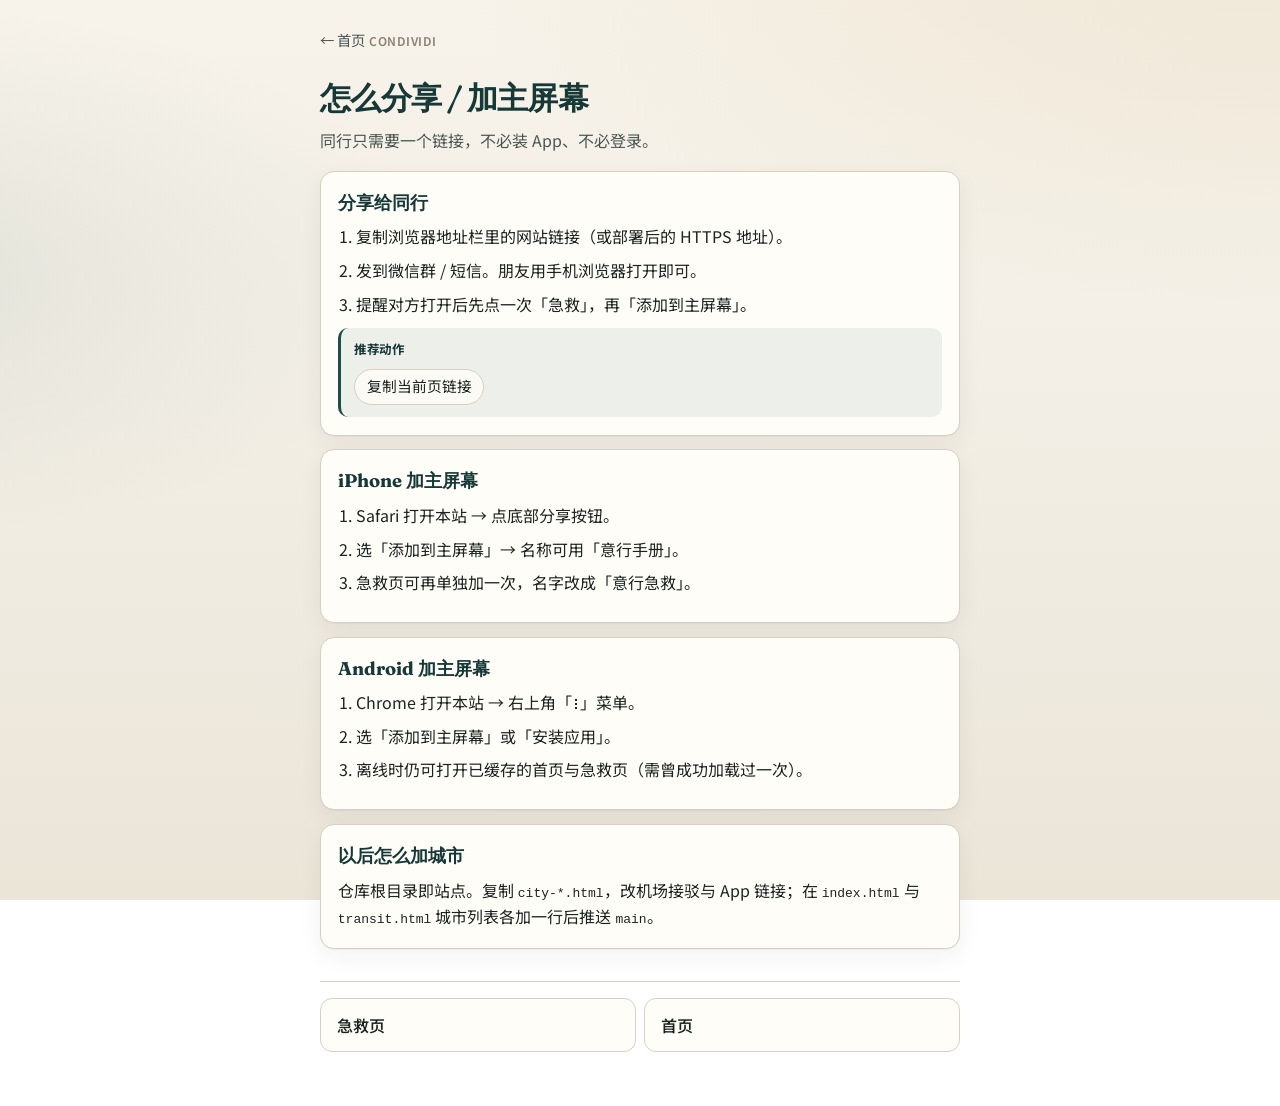
<file: share.html>
<!doctype html>
<html lang="zh-CN">
  <head>
    <meta charset="UTF-8" />
    <meta name="viewport" content="width=device-width, initial-scale=1, viewport-fit=cover" />
    <meta name="theme-color" content="#1f4d4a" />
    <link rel="manifest" href="./manifest.webmanifest" />
    <link rel="icon" href="./icons/icon.svg" type="image/svg+xml" />
    <link rel="apple-touch-icon" href="./icons/apple-touch-icon.png" />
    <link rel="preconnect" href="https://fonts.googleapis.com" />
    <link rel="preconnect" href="https://fonts.gstatic.com" crossorigin />
    <link href="https://fonts.googleapis.com/css2?family=Fraunces:opsz,wght@9..144,500;9..144,650&family=Manrope:wght@500;600;700&family=Noto+Sans+SC:wght@400;500;650;700&display=swap" rel="stylesheet" />
    <title>分享与主屏幕 · 意大利旅行手册</title>
    <link rel="stylesheet" href="./src/styles.css" />
  </head>
  <body>
    <div class="wrap">
      <a class="back" href="./index.html">← 首页</a>
      <p class="kicker">Condividi</p>
      <h1 class="page-title">怎么分享 / 加主屏幕</h1>
      <p class="lede">同行只需要一个链接，不必装 App、不必登录。</p>

      <div class="panel">
        <h2>分享给同行</h2>
        <ol class="steps">
          <li>复制浏览器地址栏里的网站链接（或部署后的 HTTPS 地址）。</li>
          <li>发到微信群 / 短信。朋友用手机浏览器打开即可。</li>
          <li>提醒对方打开后先点一次「急救」，再「添加到主屏幕」。</li>
        </ol>
        <div class="action">
          <strong>推荐动作</strong>
          <button type="button" id="copy-url" class="chip" style="margin-top:0.35rem;cursor:pointer;border:1px solid var(--line);font:inherit">复制当前页链接</button>
          <span id="copy-status" class="meta" style="margin-left:0.5rem"></span>
        </div>
      </div>

      <div class="panel">
        <h2>iPhone 加主屏幕</h2>
        <ol class="steps">
          <li>Safari 打开本站 → 点底部分享按钮。</li>
          <li>选「添加到主屏幕」→ 名称可用「意行手册」。</li>
          <li>急救页可再单独加一次，名字改成「意行急救」。</li>
        </ol>
      </div>

      <div class="panel">
        <h2>Android 加主屏幕</h2>
        <ol class="steps">
          <li>Chrome 打开本站 → 右上角「⋮」菜单。</li>
          <li>选「添加到主屏幕」或「安装应用」。</li>
          <li>离线时仍可打开已缓存的首页与急救页（需曾成功加载过一次）。</li>
        </ol>
      </div>

      <div class="panel">
        <h2>以后怎么加城市</h2>
        <p>仓库根目录即站点。复制 <code>city-*.html</code>，改机场接驳与 App 链接；在 <code>index.html</code> 与 <code>transit.html</code> 城市列表各加一行后推送 <code>main</code>。</p>
      </div>

      <nav class="footer-nav">
        <a class="row-link" href="./emergency.html">急救页</a>
        <a class="row-link" href="./index.html">首页</a>
      </nav>
    </div>
    <script src="./src/main.js" defer></script>
    <script type="module">
      const btn = document.getElementById('copy-url')
      const status = document.getElementById('copy-status')
      btn?.addEventListener('click', async () => {
        const url = location.href.replace(/share\.html.*$/, 'index.html')
        try {
          await navigator.clipboard.writeText(url)
          status.textContent = '已复制'
        } catch {
          status.textContent = '请手动复制地址栏'
        }
      })
    </script>
  </body>
</html>
</file>
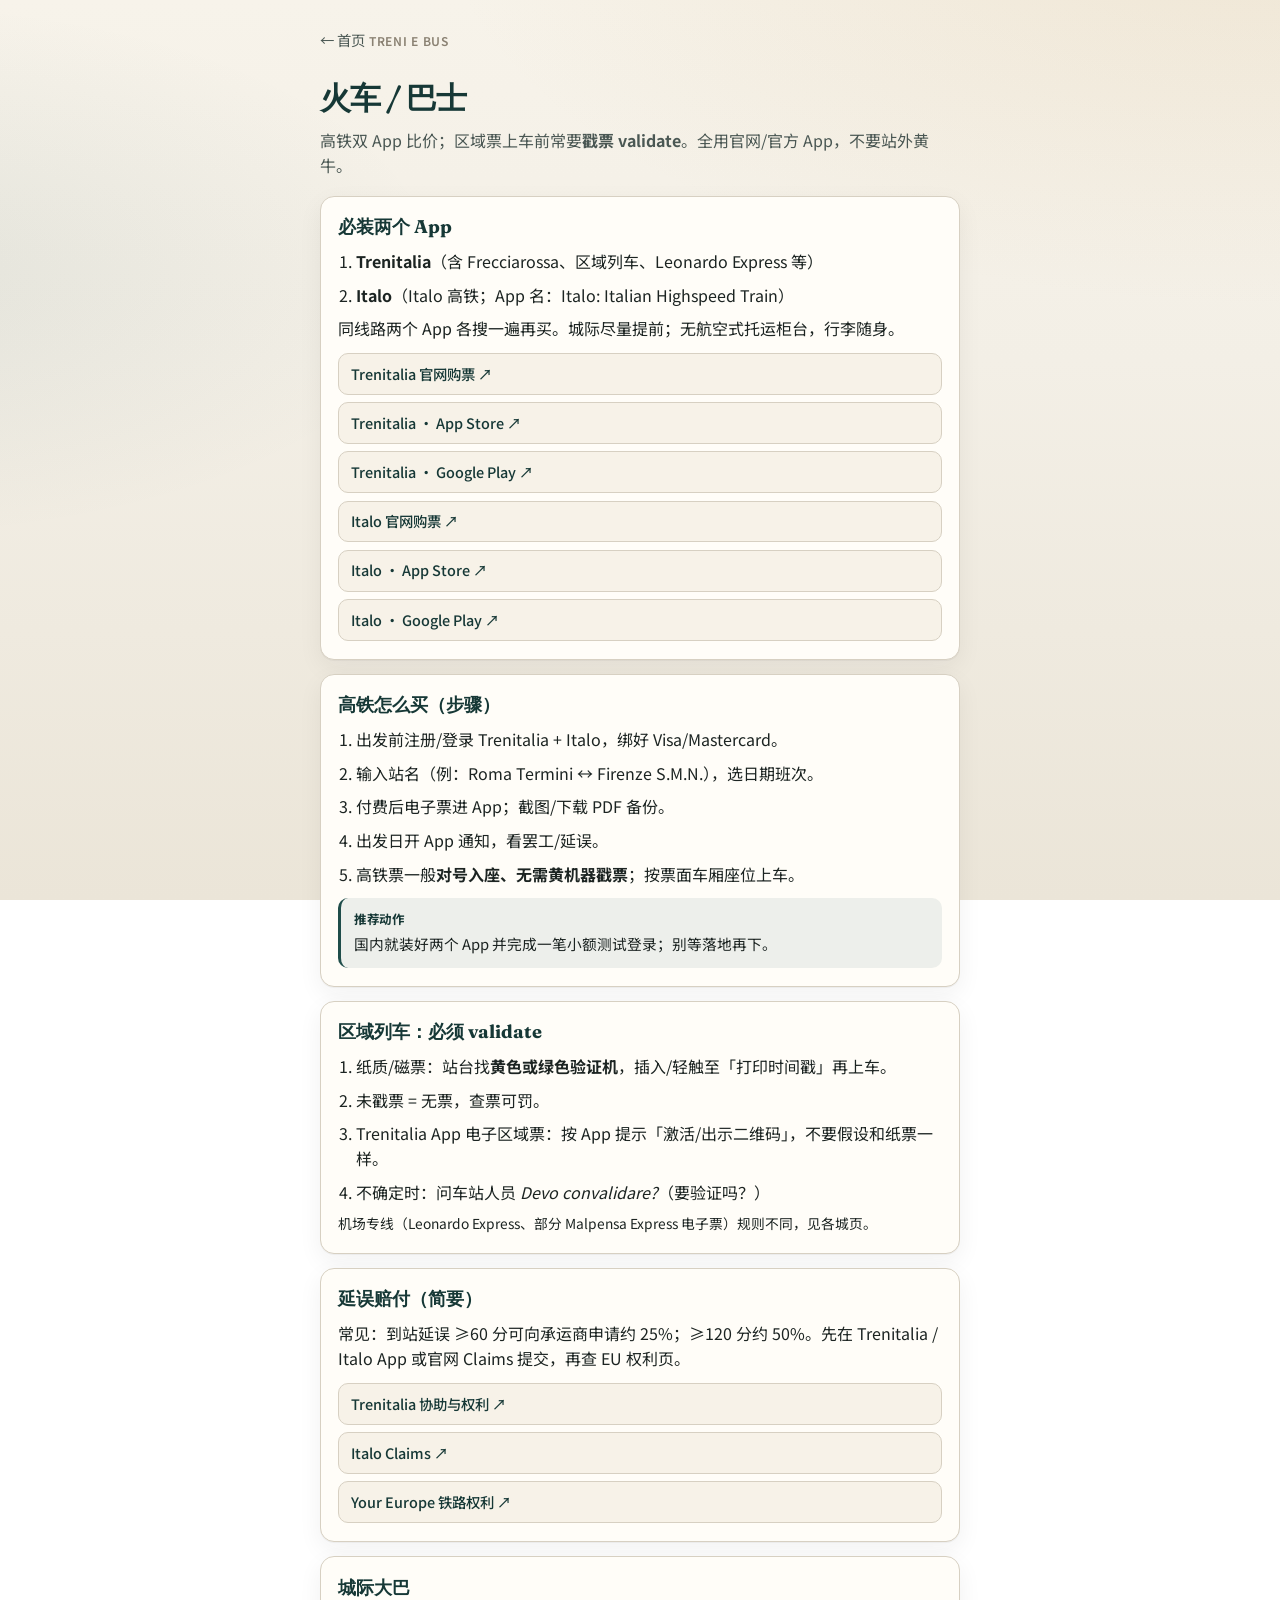
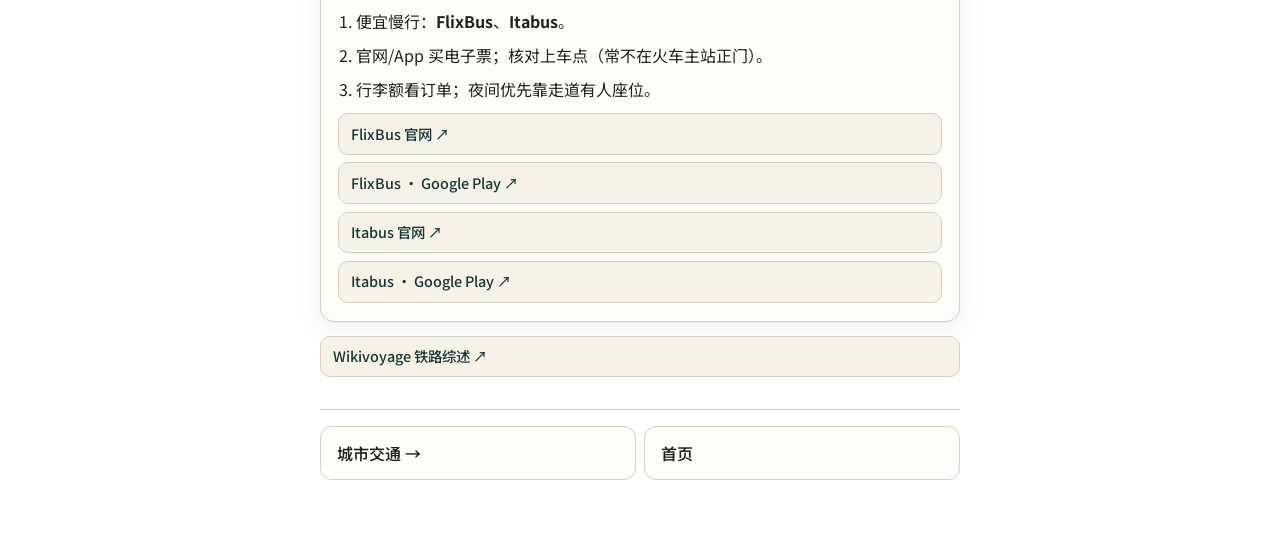
<file: train.html>
<!doctype html>
<html lang="zh-CN">
  <head>
    <meta charset="UTF-8" />
    <meta name="viewport" content="width=device-width, initial-scale=1, viewport-fit=cover" />
    <meta name="theme-color" content="#1f4d4a" />
    <link rel="manifest" href="./manifest.webmanifest" />
    <link rel="icon" href="./icons/icon.svg" type="image/svg+xml" />
    <link rel="preconnect" href="https://fonts.googleapis.com" />
    <link rel="preconnect" href="https://fonts.gstatic.com" crossorigin />
    <link href="https://fonts.googleapis.com/css2?family=Fraunces:opsz,wght@9..144,500;9..144,650&family=Manrope:wght@500;600;700&family=Noto+Sans+SC:wght@400;500;650;700&display=swap" rel="stylesheet" />
    <title>火车/巴士 · 意大利旅行手册</title>
    <link rel="stylesheet" href="./src/styles.css" />
  </head>
  <body>
    <div class="wrap">
      <a class="back" href="./index.html">← 首页</a>
      <p class="kicker">Treni e bus</p>
      <h1 class="page-title">火车 / 巴士</h1>
      <p class="lede">高铁双 App 比价；区域票上车前常要<strong>戳票 validate</strong>。全用官网/官方 App，不要站外黄牛。</p>

      <div class="panel">
        <h2>必装两个 App</h2>
        <ol class="steps">
          <li><strong>Trenitalia</strong>（含 Frecciarossa、区域列车、Leonardo Express 等）</li>
          <li><strong>Italo</strong>（Italo 高铁；App 名：Italo: Italian Highspeed Train）</li>
        </ol>
        <p>同线路两个 App 各搜一遍再买。城际尽量提前；无航空式托运柜台，行李随身。</p>
        <div class="links">
          <a class="ext" href="https://www.trenitalia.com" target="_blank" rel="noopener">Trenitalia 官网购票 ↗</a>
          <a class="ext" href="https://apps.apple.com/app/trenitalia/id331050847" target="_blank" rel="noopener">Trenitalia · App Store ↗</a>
          <a class="ext" href="https://play.google.com/store/apps/details?id=com.lynxspa.prontotreno" target="_blank" rel="noopener">Trenitalia · Google Play ↗</a>
          <a class="ext" href="https://www.italotreno.com" target="_blank" rel="noopener">Italo 官网购票 ↗</a>
          <a class="ext" href="https://apps.apple.com/app/italo-italian-highspeed-train/id804056898" target="_blank" rel="noopener">Italo · App Store ↗</a>
          <a class="ext" href="https://play.google.com/store/apps/details?id=it.italotreno" target="_blank" rel="noopener">Italo · Google Play ↗</a>
        </div>
      </div>

      <div class="panel">
        <h2>高铁怎么买（步骤）</h2>
        <ol class="steps">
          <li>出发前注册/登录 Trenitalia + Italo，绑好 Visa/Mastercard。</li>
          <li>输入站名（例：Roma Termini ↔ Firenze S.M.N.），选日期班次。</li>
          <li>付费后电子票进 App；截图/下载 PDF 备份。</li>
          <li>出发日开 App 通知，看罢工/延误。</li>
          <li>高铁票一般<strong>对号入座、无需黄机器戳票</strong>；按票面车厢座位上车。</li>
        </ol>
        <div class="action">
          <strong>推荐动作</strong>
          国内就装好两个 App 并完成一笔小额测试登录；别等落地再下。
        </div>
      </div>

      <div class="panel">
        <h2>区域列车：必须 validate</h2>
        <ol class="steps">
          <li>纸质/磁票：站台找<strong>黄色或绿色验证机</strong>，插入/轻触至「打印时间戳」再上车。</li>
          <li>未戳票 = 无票，查票可罚。</li>
          <li>Trenitalia App 电子区域票：按 App 提示「激活/出示二维码」，不要假设和纸票一样。</li>
          <li>不确定时：问车站人员 <em>Devo convalidare?</em>（要验证吗？）</li>
        </ol>
        <p class="meta">机场专线（Leonardo Express、部分 Malpensa Express 电子票）规则不同，见各城页。</p>
      </div>

      <div class="panel">
        <h2>延误赔付（简要）</h2>
        <p>常见：到站延误 ≥60 分可向承运商申请约 25%；≥120 分约 50%。先在 Trenitalia / Italo App 或官网 Claims 提交，再查 EU 权利页。</p>
        <div class="links">
          <a class="ext" href="https://www.trenitalia.com/it/informazioni/assistenza-e-diritti-in-viaggio.html" target="_blank" rel="noopener">Trenitalia 协助与权利 ↗</a>
          <a class="ext" href="https://www.italotreno.com/en/support-contacts/claims-management" target="_blank" rel="noopener">Italo Claims ↗</a>
          <a class="ext" href="https://europa.eu/youreurope/citizens/travel/passenger-rights/rail/index_en.htm" target="_blank" rel="noopener">Your Europe 铁路权利 ↗</a>
        </div>
      </div>

      <div class="panel">
        <h2>城际大巴</h2>
        <ol class="steps">
          <li>便宜慢行：<strong>FlixBus</strong>、<strong>Itabus</strong>。</li>
          <li>官网/App 买电子票；核对上车点（常不在火车主站正门）。</li>
          <li>行李额看订单；夜间优先靠走道有人座位。</li>
        </ol>
        <div class="links">
          <a class="ext" href="https://www.flixbus.it/" target="_blank" rel="noopener">FlixBus 官网 ↗</a>
          <a class="ext" href="https://play.google.com/store/apps/details?id=de.flixbus.app" target="_blank" rel="noopener">FlixBus · Google Play ↗</a>
          <a class="ext" href="https://www.itabus.it/" target="_blank" rel="noopener">Itabus 官网 ↗</a>
          <a class="ext" href="https://play.google.com/store/apps/details?id=it.itabus.app" target="_blank" rel="noopener">Itabus · Google Play ↗</a>
        </div>
      </div>

      <div class="links">
        <a class="ext" href="https://en.wikivoyage.org/wiki/Rail_travel_in_Italy" target="_blank" rel="noopener">Wikivoyage 铁路综述 ↗</a>
      </div>

      <nav class="footer-nav">
        <a class="row-link" href="./transit.html">城市交通 →</a>
        <a class="row-link" href="./index.html">首页</a>
      </nav>
    </div>
    <script src="./src/main.js" defer></script>
  </body>
</html>
</file>
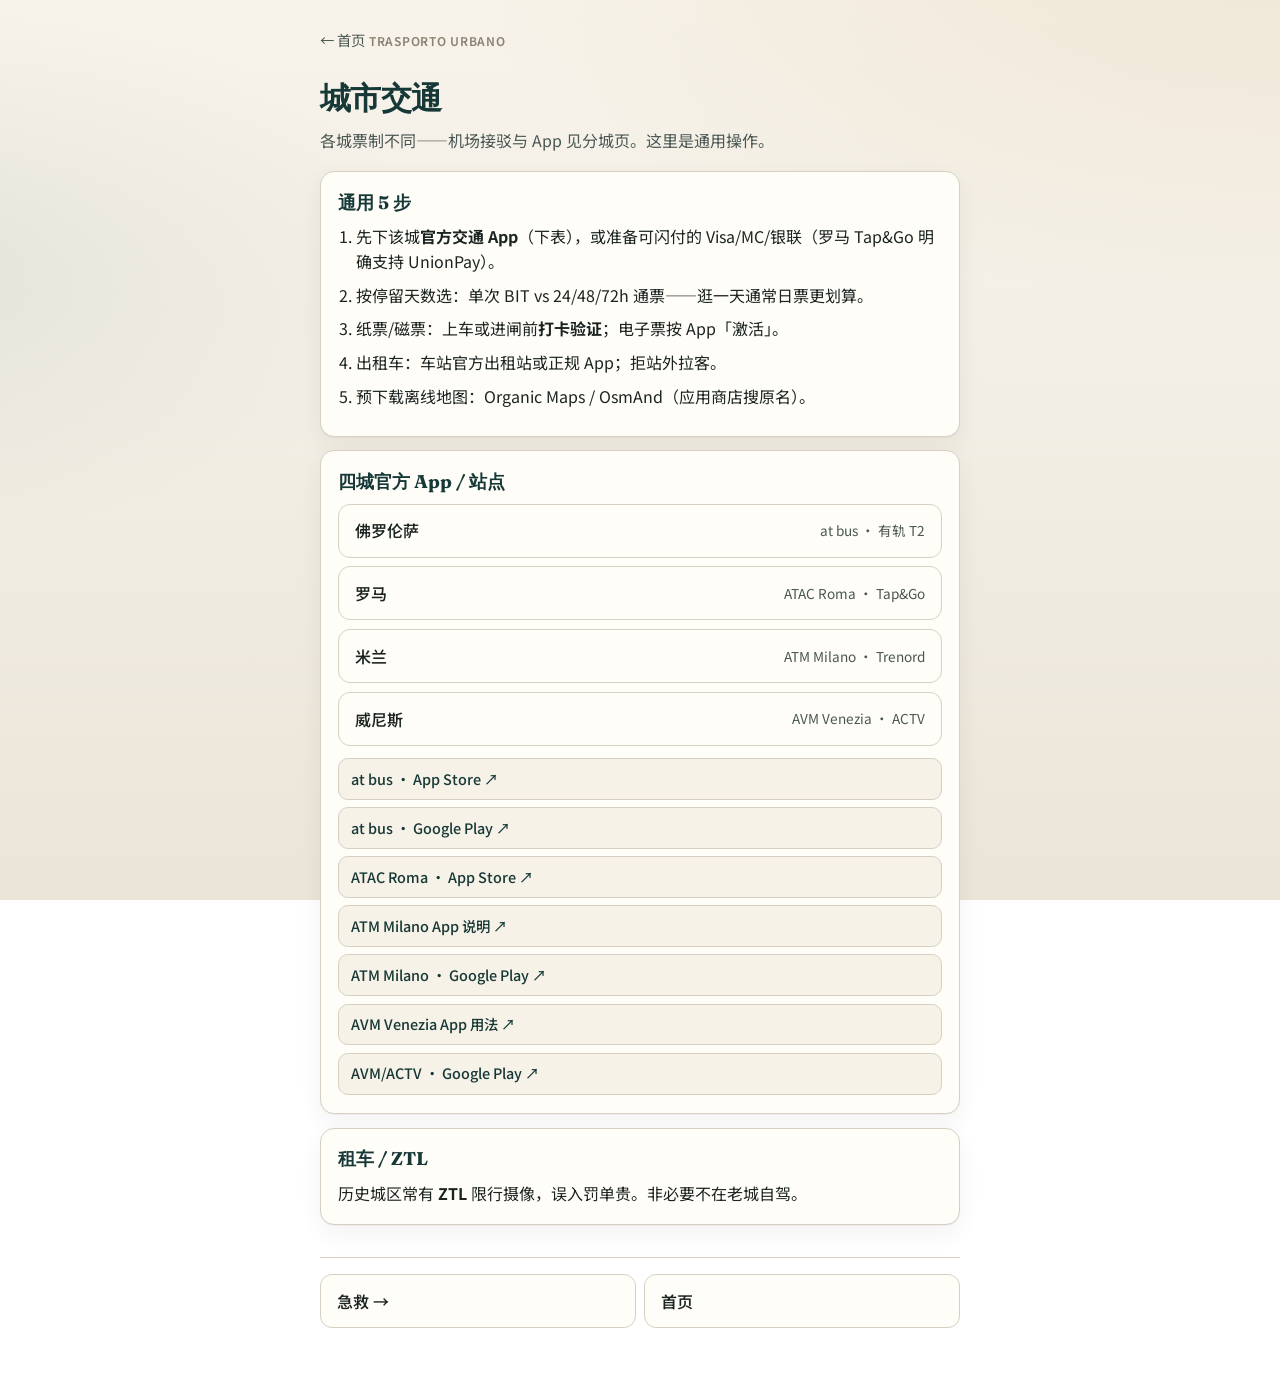
<file: transit.html>
<!doctype html>
<html lang="zh-CN">
  <head>
    <meta charset="UTF-8" />
    <meta name="viewport" content="width=device-width, initial-scale=1, viewport-fit=cover" />
    <meta name="theme-color" content="#1f4d4a" />
    <link rel="manifest" href="./manifest.webmanifest" />
    <link rel="icon" href="./icons/icon.svg" type="image/svg+xml" />
    <link rel="preconnect" href="https://fonts.googleapis.com" />
    <link rel="preconnect" href="https://fonts.gstatic.com" crossorigin />
    <link href="https://fonts.googleapis.com/css2?family=Fraunces:opsz,wght@9..144,500;9..144,650&family=Manrope:wght@500;600;700&family=Noto+Sans+SC:wght@400;500;650;700&display=swap" rel="stylesheet" />
    <title>城市交通 · 意大利旅行手册</title>
    <link rel="stylesheet" href="./src/styles.css" />
  </head>
  <body>
    <div class="wrap">
      <a class="back" href="./index.html">← 首页</a>
      <p class="kicker">Trasporto urbano</p>
      <h1 class="page-title">城市交通</h1>
      <p class="lede">各城票制不同——机场接驳与 App 见分城页。这里是通用操作。</p>

      <div class="panel">
        <h2>通用 5 步</h2>
        <ol class="steps">
          <li>先下该城<strong>官方交通 App</strong>（下表），或准备可闪付的 Visa/MC/银联（罗马 Tap&amp;Go 明确支持 UnionPay）。</li>
          <li>按停留天数选：单次 BIT vs 24/48/72h 通票——逛一天通常日票更划算。</li>
          <li>纸票/磁票：上车或进闸前<strong>打卡验证</strong>；电子票按 App「激活」。</li>
          <li>出租车：车站官方出租站或正规 App；拒站外拉客。</li>
          <li>预下载离线地图：Organic Maps / OsmAnd（应用商店搜原名）。</li>
        </ol>
      </div>

      <div class="panel">
        <h2>四城官方 App / 站点</h2>
        <div class="city-list">
          <a class="row-link" href="./city-florence.html">佛罗伦萨 <span>at bus · 有轨 T2</span></a>
          <a class="row-link" href="./city-rome.html">罗马 <span>ATAC Roma · Tap&amp;Go</span></a>
          <a class="row-link" href="./city-milan.html">米兰 <span>ATM Milano · Trenord</span></a>
          <a class="row-link" href="./city-venice.html">威尼斯 <span>AVM Venezia · ACTV</span></a>
        </div>
        <div class="links">
          <a class="ext" href="https://apps.apple.com/app/at-bus/id1636455849" target="_blank" rel="noopener">at bus · App Store ↗</a>
          <a class="ext" href="https://play.google.com/store/apps/details?id=com.ratp.toscane" target="_blank" rel="noopener">at bus · Google Play ↗</a>
          <a class="ext" href="https://apps.apple.com/app/atac-roma/id1544302659" target="_blank" rel="noopener">ATAC Roma · App Store ↗</a>
          <a class="ext" href="https://www.atm.it/en/ViaggiaConNoi/pagamenti_servizi_digitali/Pages/ATMMobile.aspx" target="_blank" rel="noopener">ATM Milano App 说明 ↗</a>
          <a class="ext" href="https://play.google.com/store/apps/details?id=it.atm.appmobile" target="_blank" rel="noopener">ATM Milano · Google Play ↗</a>
          <a class="ext" href="https://actv.avmspa.it/en/content/avm-venezia-official-app-how-use-0" target="_blank" rel="noopener">AVM Venezia App 用法 ↗</a>
          <a class="ext" href="https://play.google.com/store/apps/details?id=net.pluservice.Actv" target="_blank" rel="noopener">AVM/ACTV · Google Play ↗</a>
        </div>
      </div>

      <div class="panel">
        <h2>租车 / ZTL</h2>
        <p>历史城区常有 <strong>ZTL</strong> 限行摄像，误入罚单贵。非必要不在老城自驾。</p>
      </div>

      <nav class="footer-nav">
        <a class="row-link" href="./emergency.html">急救 →</a>
        <a class="row-link" href="./index.html">首页</a>
      </nav>
    </div>
    <script src="./src/main.js" defer></script>
  </body>
</html>
</file>
<file: src/styles.css>
:root {
  --bg: #f3efe6;
  --bg-elev: #fffdf8;
  --ink: #1c2422;
  --ink-muted: #4a5753;
  --line: #d7d0c2;
  --sea: #1f4d4a;
  --sea-deep: #163836;
  --sand: #c9a66b;
  --stone: #8a8172;
  --danger: #9b2c2c;
  --danger-bg: #f8e8e6;
  --ok: #1f4d4a;
  --radius: 14px;
  --tap: 52px;
  --shadow: 0 1px 0 rgba(28, 36, 34, 0.04), 0 8px 24px rgba(28, 36, 34, 0.06);
  --font-display: "Fraunces", "Noto Serif SC", serif;
  --font-body: "Noto Sans SC", "Manrope", sans-serif;
  --max: 40rem;
}

*,
*::before,
*::after {
  box-sizing: border-box;
}

html {
  -webkit-text-size-adjust: 100%;
  scroll-behavior: smooth;
}

body {
  margin: 0;
  min-height: 100dvh;
  font-family: var(--font-body);
  color: var(--ink);
  background:
    radial-gradient(120% 80% at 100% -10%, rgba(201, 166, 107, 0.18), transparent 55%),
    radial-gradient(90% 60% at -10% 30%, rgba(31, 77, 74, 0.08), transparent 50%),
    linear-gradient(180deg, #f7f3ea 0%, var(--bg) 40%, #ebe5d8 100%);
  background-attachment: fixed;
  line-height: 1.55;
}

a {
  color: var(--sea);
  text-underline-offset: 0.15em;
}

img {
  max-width: 100%;
}

.wrap {
  width: min(100% - 1.5rem, var(--max));
  margin-inline: auto;
  padding-block: 1.25rem 3.5rem;
}

.topbar {
  display: flex;
  align-items: center;
  justify-content: space-between;
  gap: 0.75rem;
  margin-bottom: 1.25rem;
}

.brand {
  display: flex;
  flex-direction: column;
  gap: 0.1rem;
  text-decoration: none;
  color: inherit;
  min-width: 0;
}

.brand-mark {
  font-family: var(--font-display);
  font-weight: 600;
  font-size: 1.35rem;
  letter-spacing: -0.02em;
  color: var(--sea-deep);
  line-height: 1.15;
}

.brand-sub {
  font-size: 0.78rem;
  color: var(--ink-muted);
}

.top-actions {
  display: flex;
  gap: 0.4rem;
  flex-shrink: 0;
}

.chip {
  display: inline-flex;
  align-items: center;
  justify-content: center;
  min-height: 2.25rem;
  padding: 0.35rem 0.7rem;
  border-radius: 999px;
  border: 1px solid var(--line);
  background: rgba(255, 253, 248, 0.8);
  color: var(--ink);
  text-decoration: none;
  font-size: 0.8rem;
  font-weight: 500;
}

.chip-danger {
  border-color: #e2b4b0;
  background: var(--danger-bg);
  color: var(--danger);
  font-weight: 600;
}

.hero {
  margin: 0 0 1.35rem;
}

.hero h1 {
  margin: 0 0 0.45rem;
  font-family: var(--font-display);
  font-size: clamp(1.7rem, 5.5vw, 2.15rem);
  font-weight: 650;
  letter-spacing: -0.02em;
  line-height: 1.2;
  color: var(--sea-deep);
}

.hero p {
  margin: 0;
  color: var(--ink-muted);
  font-size: 0.98rem;
}

.grid-6 {
  display: grid;
  grid-template-columns: 1fr 1fr;
  gap: 0.7rem;
  margin-bottom: 1.75rem;
}

.tile {
  display: flex;
  flex-direction: column;
  justify-content: space-between;
  gap: 0.85rem;
  min-height: 6.4rem;
  padding: 1rem 0.95rem;
  border-radius: var(--radius);
  background: var(--bg-elev);
  border: 1px solid var(--line);
  box-shadow: var(--shadow);
  text-decoration: none;
  color: inherit;
  transition: transform 0.15s ease, border-color 0.15s ease;
}

.tile:active {
  transform: scale(0.98);
}

.tile-label {
  font-size: 1.12rem;
  font-weight: 650;
  letter-spacing: -0.01em;
}

.tile-hint {
  font-size: 0.78rem;
  color: var(--ink-muted);
}

.tile-em {
  border-color: #d9b0ab;
  background: linear-gradient(160deg, #fff8f6, #f8e8e6);
}

.tile-em .tile-label {
  color: var(--danger);
}

.section {
  margin-bottom: 1.75rem;
}

.section h2 {
  margin: 0 0 0.7rem;
  font-family: var(--font-display);
  font-size: 1.2rem;
  font-weight: 600;
  color: var(--sea-deep);
}

.city-list,
.link-list {
  display: grid;
  gap: 0.55rem;
}

.row-link {
  display: flex;
  align-items: center;
  justify-content: space-between;
  gap: 0.75rem;
  min-height: var(--tap);
  padding: 0.85rem 1rem;
  border-radius: 12px;
  background: rgba(255, 253, 248, 0.88);
  border: 1px solid var(--line);
  text-decoration: none;
  color: inherit;
  font-weight: 550;
}

.row-link span {
  color: var(--ink-muted);
  font-size: 0.85rem;
  font-weight: 400;
}

.panel {
  background: var(--bg-elev);
  border: 1px solid var(--line);
  border-radius: var(--radius);
  padding: 1.05rem 1.05rem 1.15rem;
  box-shadow: var(--shadow);
  margin-bottom: 0.85rem;
}

.panel h2,
.panel h3 {
  margin: 0 0 0.45rem;
  font-family: var(--font-display);
  font-size: 1.15rem;
  color: var(--sea-deep);
}

.panel h3 {
  font-size: 1.02rem;
}

.panel p {
  margin: 0 0 0.65rem;
  color: var(--ink);
}

.panel p:last-child {
  margin-bottom: 0;
}

.meta {
  font-size: 0.86rem;
  color: var(--ink-muted);
}

.action {
  margin-top: 0.75rem;
  padding: 0.75rem 0.85rem;
  border-radius: 10px;
  background: rgba(31, 77, 74, 0.08);
  border-left: 3px solid var(--sea);
  font-size: 0.92rem;
}

.action strong {
  display: block;
  margin-bottom: 0.2rem;
  color: var(--sea-deep);
  font-size: 0.78rem;
  letter-spacing: 0.04em;
  text-transform: uppercase;
}

.links {
  display: grid;
  gap: 0.45rem;
  margin-top: 0.75rem;
}

.ext {
  display: flex;
  align-items: center;
  min-height: 2.6rem;
  padding: 0.55rem 0.75rem;
  border-radius: 10px;
  background: #f7f2e8;
  border: 1px solid var(--line);
  text-decoration: none;
  color: var(--sea-deep);
  font-size: 0.9rem;
  font-weight: 500;
}

.itag {
  display: inline-block;
  margin-left: 0.35rem;
  padding: 0.05rem 0.4rem;
  border-radius: 6px;
  background: rgba(31, 77, 74, 0.1);
  color: var(--sea);
  font-size: 0.78rem;
  font-weight: 500;
}

.back {
  display: inline-flex;
  align-items: center;
  gap: 0.35rem;
  margin-bottom: 0.9rem;
  color: var(--ink-muted);
  text-decoration: none;
  font-size: 0.9rem;
  min-height: 2.4rem;
}

.page-title {
  margin: 0 0 0.35rem;
  font-family: var(--font-display);
  font-size: clamp(1.55rem, 5vw, 1.95rem);
  color: var(--sea-deep);
  letter-spacing: -0.02em;
}

.lede {
  margin: 0 0 1.15rem;
  color: var(--ink-muted);
}

.tel-grid {
  display: grid;
  gap: 0.65rem;
  margin: 1rem 0 1.4rem;
}

.tel {
  display: flex;
  flex-direction: column;
  justify-content: center;
  gap: 0.15rem;
  min-height: 4.4rem;
  padding: 0.9rem 1rem;
  border-radius: 14px;
  text-decoration: none;
  border: 1px solid transparent;
  box-shadow: var(--shadow);
}

.tel-main {
  background: var(--danger);
  color: #fff;
  border-color: #7f2222;
}

.tel-alt {
  background: var(--sea);
  color: #fff;
}

.tel-soft {
  background: var(--bg-elev);
  color: var(--ink);
  border-color: var(--line);
}

.tel .num {
  font-family: var(--font-display);
  font-size: 1.55rem;
  font-weight: 650;
  letter-spacing: 0.02em;
  line-height: 1.1;
}

.tel .label {
  font-size: 0.88rem;
  opacity: 0.92;
}

.placeholder {
  border: 1px dashed #b9a789;
  background: #faf6ee;
  border-radius: 12px;
  padding: 0.85rem 0.95rem;
  color: var(--ink-muted);
  font-size: 0.9rem;
}

.placeholder strong {
  color: var(--ink);
}

.footer-nav {
  display: grid;
  grid-template-columns: 1fr 1fr;
  gap: 0.5rem;
  margin-top: 2rem;
  padding-top: 1rem;
  border-top: 1px solid var(--line);
}

.note {
  font-size: 0.82rem;
  color: var(--ink-muted);
  margin-top: 1rem;
}

.steps {
  margin: 0;
  padding-left: 1.15rem;
}

.steps li {
  margin-bottom: 0.55rem;
}

.kicker {
  display: inline-block;
  margin-bottom: 0.35rem;
  font-size: 0.75rem;
  letter-spacing: 0.06em;
  text-transform: uppercase;
  color: var(--stone);
  font-weight: 600;
}

@media (min-width: 480px) {
  .grid-6 {
    grid-template-columns: 1fr 1fr 1fr;
  }
}

@media (prefers-reduced-motion: reduce) {
  .tile {
    transition: none;
  }
}
</file>
